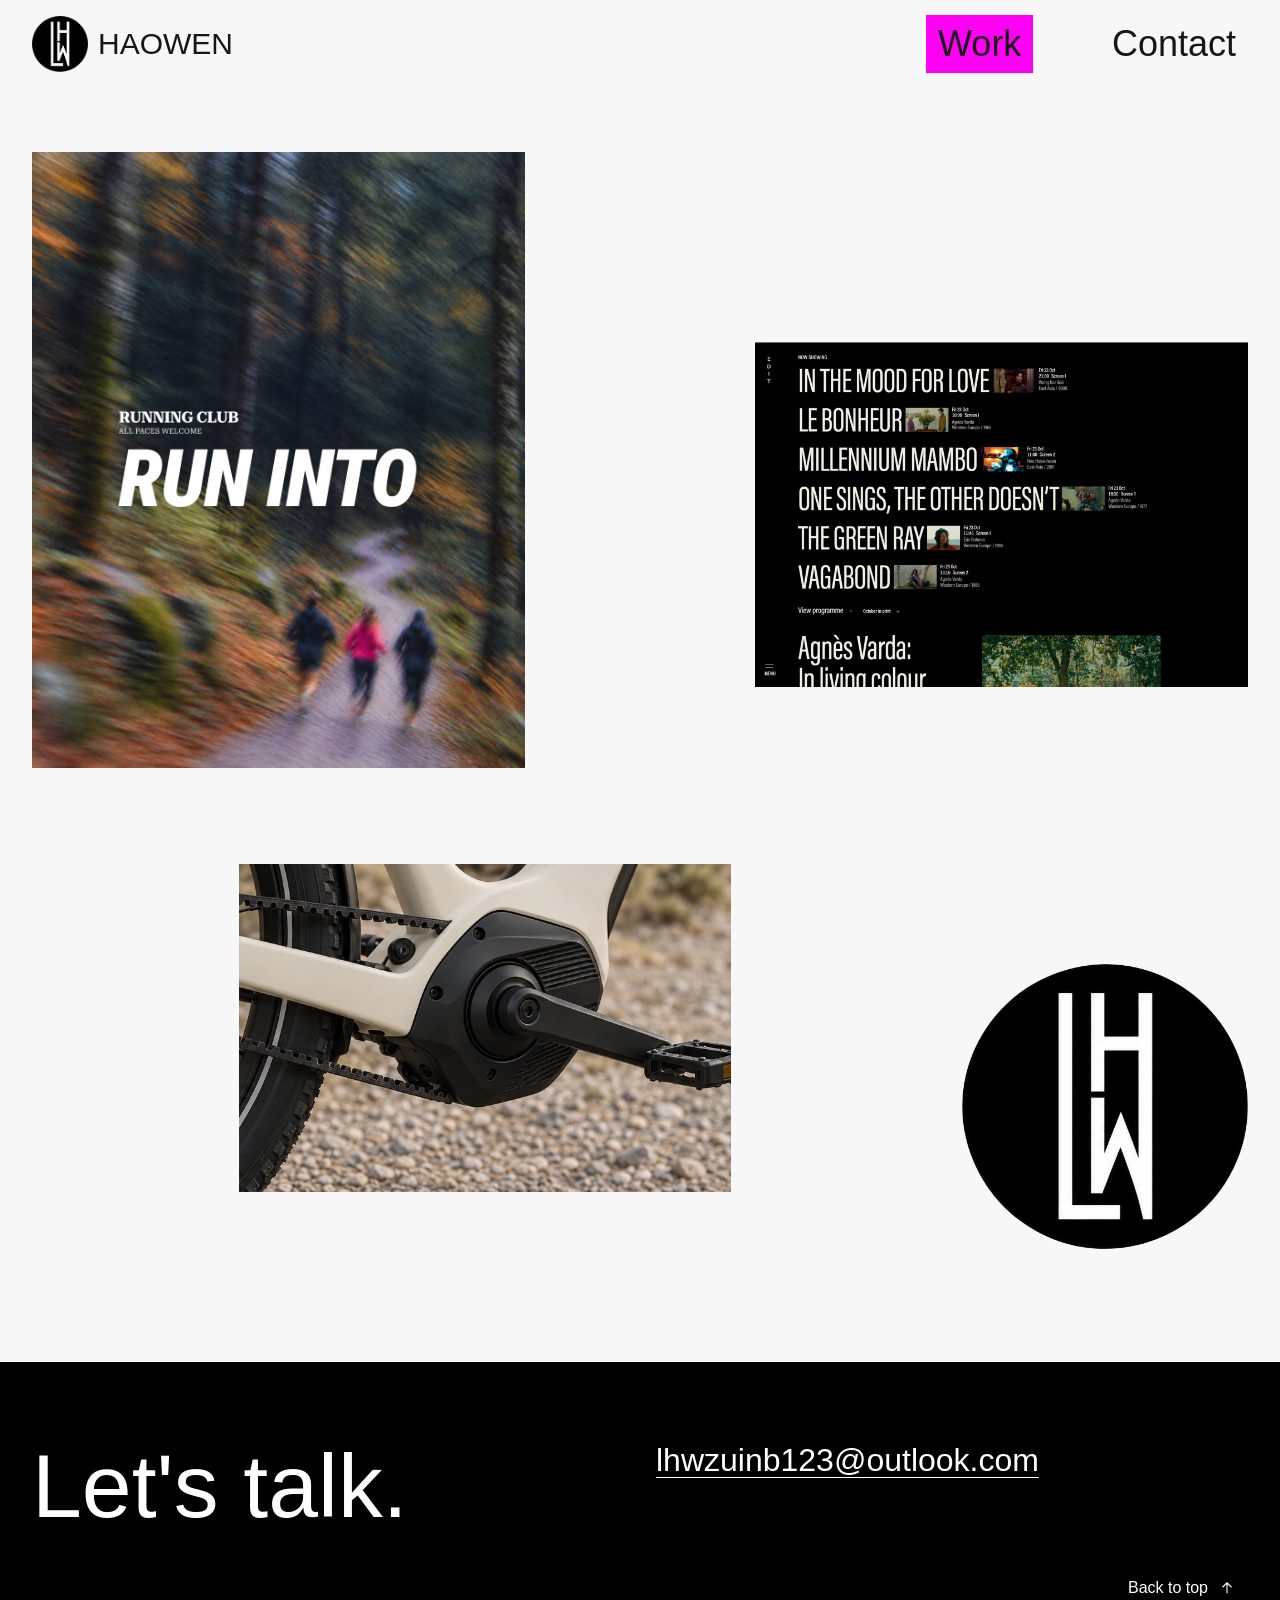
<file: index.html>
<!doctype html>
<html lang="en">
<head>
  <link rel="stylesheet" href="typography.css?v=unica-20261026">
  <meta charset="UTF-8">
  <meta name="viewport" content="width=device-width, initial-scale=1">
  <meta name="description" content="HAOWEN's creative portfolio, featuring the RUN INTO running club identity and EDIT. independent cinema website design.">
  <meta name="theme-color" content="#f7f4ec">
  <title>HAOWEN — Creative Portfolio</title>
  <link rel="icon" href="assets/logos/lhw/favicon.png?v=lhw-original" type="image/png">
  <link rel="stylesheet" href="styles.css?v=unica-20261026">
  <link rel="stylesheet" href="gallery.css?v=gallery-drift-20261026">
  <script src="content.js?v=identity-static-20261026" defer></script>
  <script src="app.js?v=identity-20261026" defer></script>
  <link rel="stylesheet" href="experience.css?v=website-cyan-20261026">

</head>
<body>
  <a class="skip-link" href="#main">Skip to content</a>
  <header class="site-header">
    <a class="wordmark" href="#home" aria-label="HAOWEN, home"><img class="brand-mark" src="assets/logos/lhw/lhw-original.png" alt="" width="56" height="56"><span class="brand-name">HAOWEN</span></a>
    <nav class="desktop-nav" aria-label="Main navigation">
      <a href="#work" data-nav="work"><span>Work</span></a>
      <a href="#contact" data-nav="contact"><span>Contact</span></a>
    </nav>
    <button class="menu-toggle" type="button" aria-label="Open menu" aria-expanded="false" aria-controls="mobile-menu"><svg viewBox="0 0 28 28" aria-hidden="true"><path class="menu-line first" d="M3 8H25"/><path class="menu-line second" d="M3 20H25"/></svg></button>
  </header>
  <nav id="mobile-menu" class="mobile-menu" aria-label="Mobile navigation" hidden>
    <div class="mobile-links"><a href="#home">Home</a><a href="#work">Work</a><a href="#contact">Contact</a></div>
    <div class="menu-bottom"><span>Creative portfolio</span><span>English</span></div>
  </nav>
  <main id="main" tabindex="-1"></main>
  <noscript><p class="noscript">Please enable JavaScript to browse the project pages.</p></noscript>
</body>
</html>
</file>
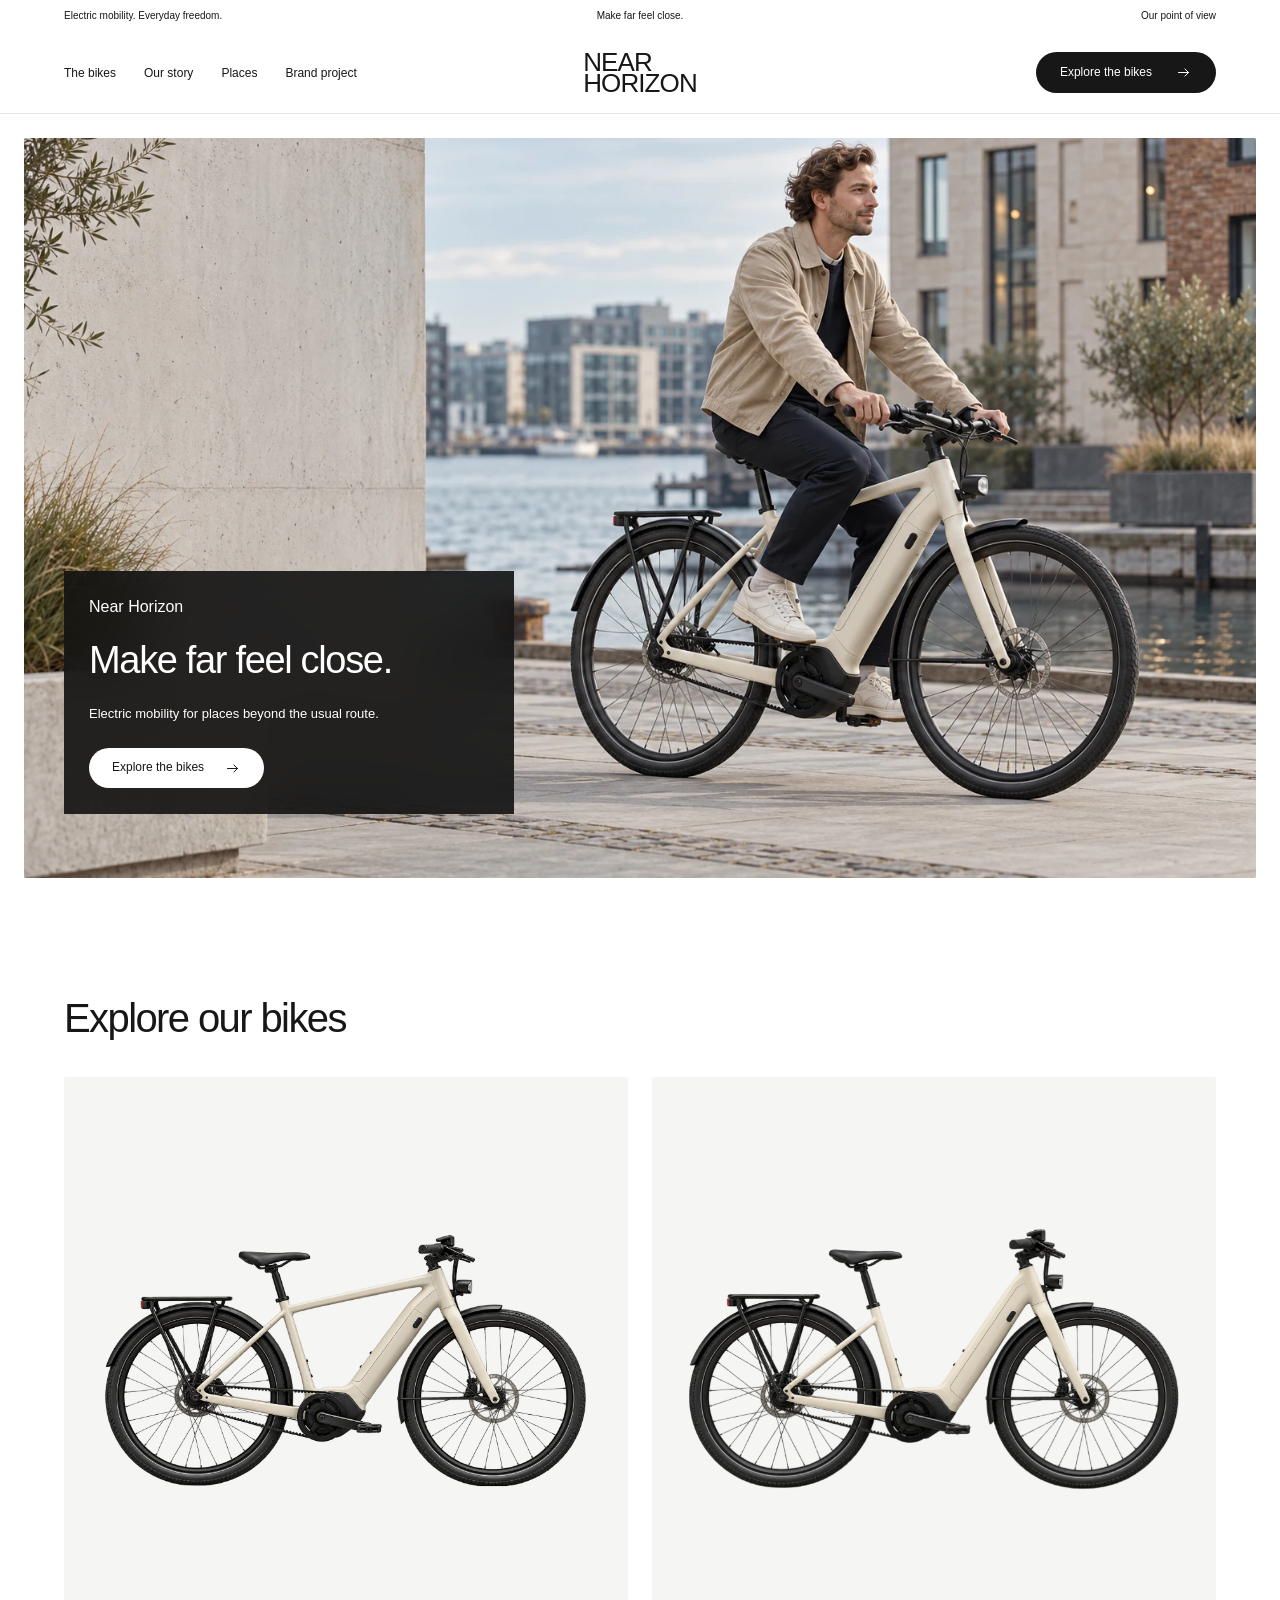
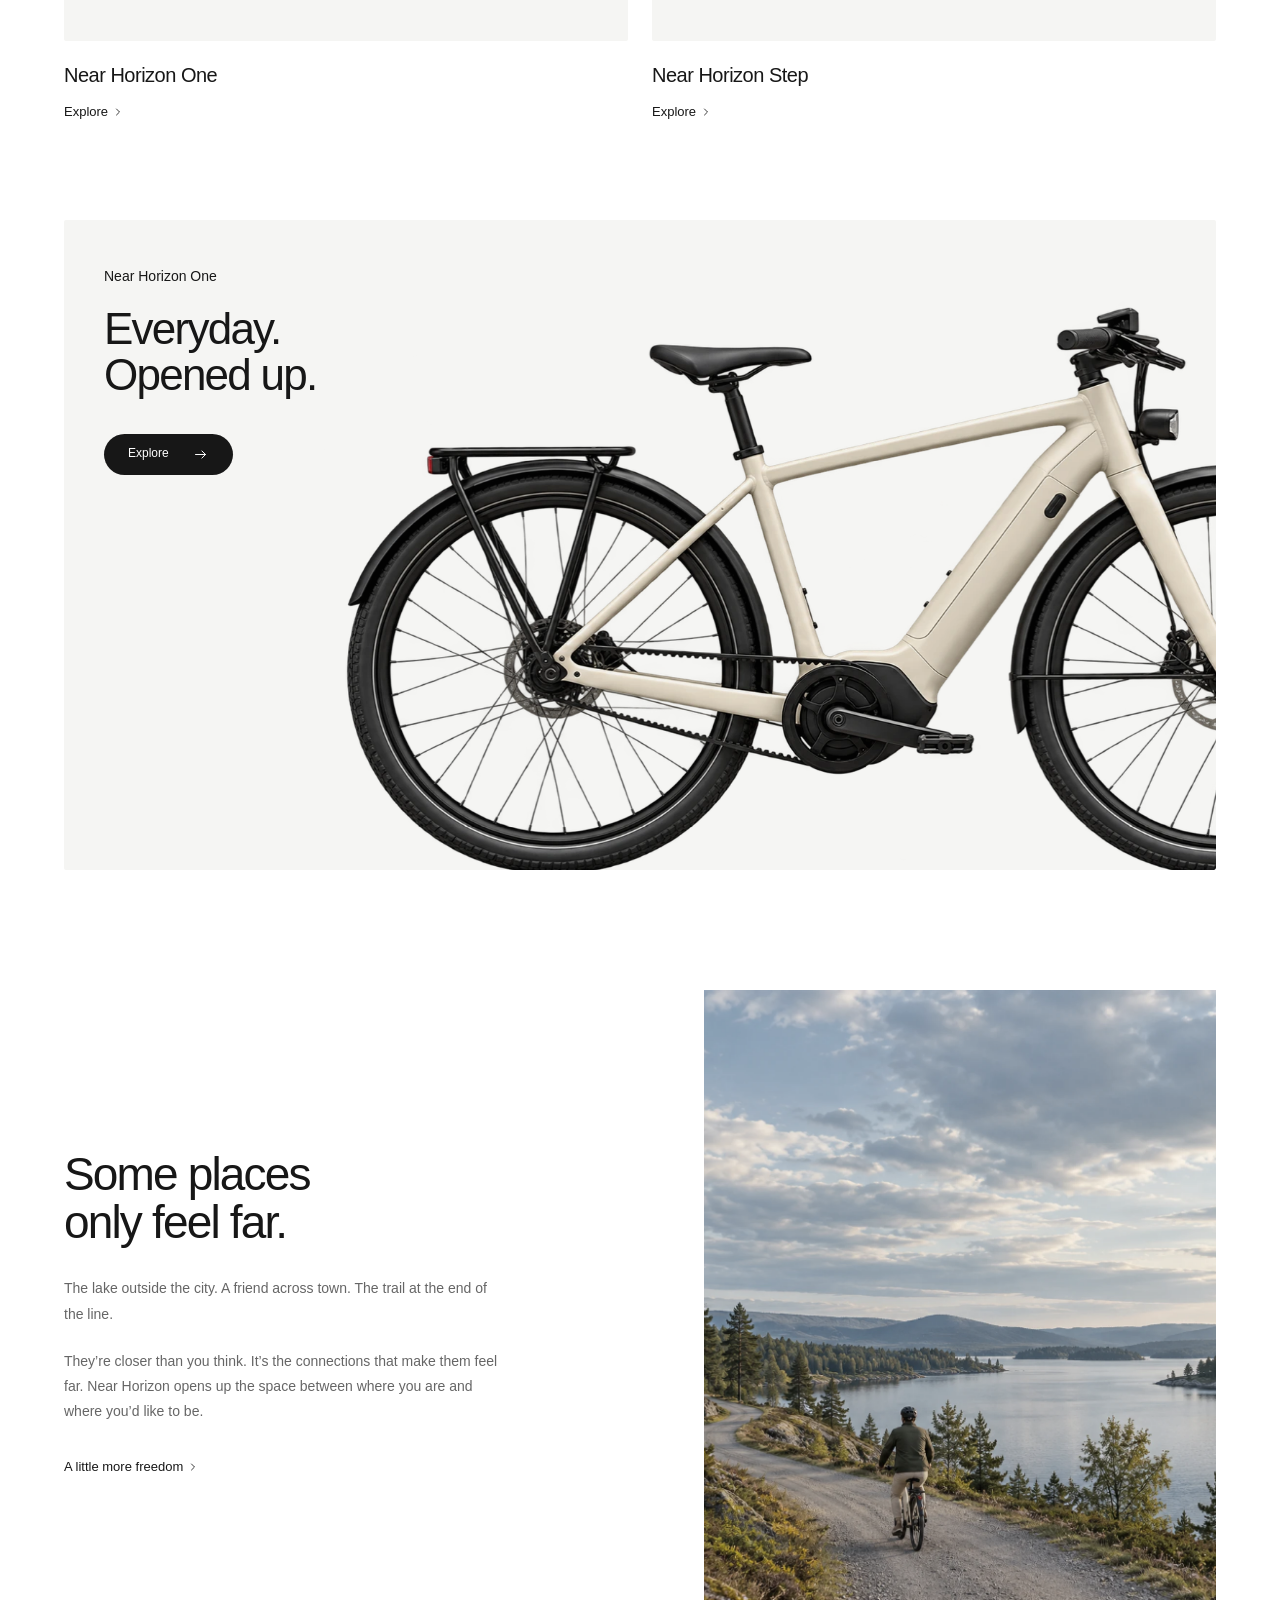
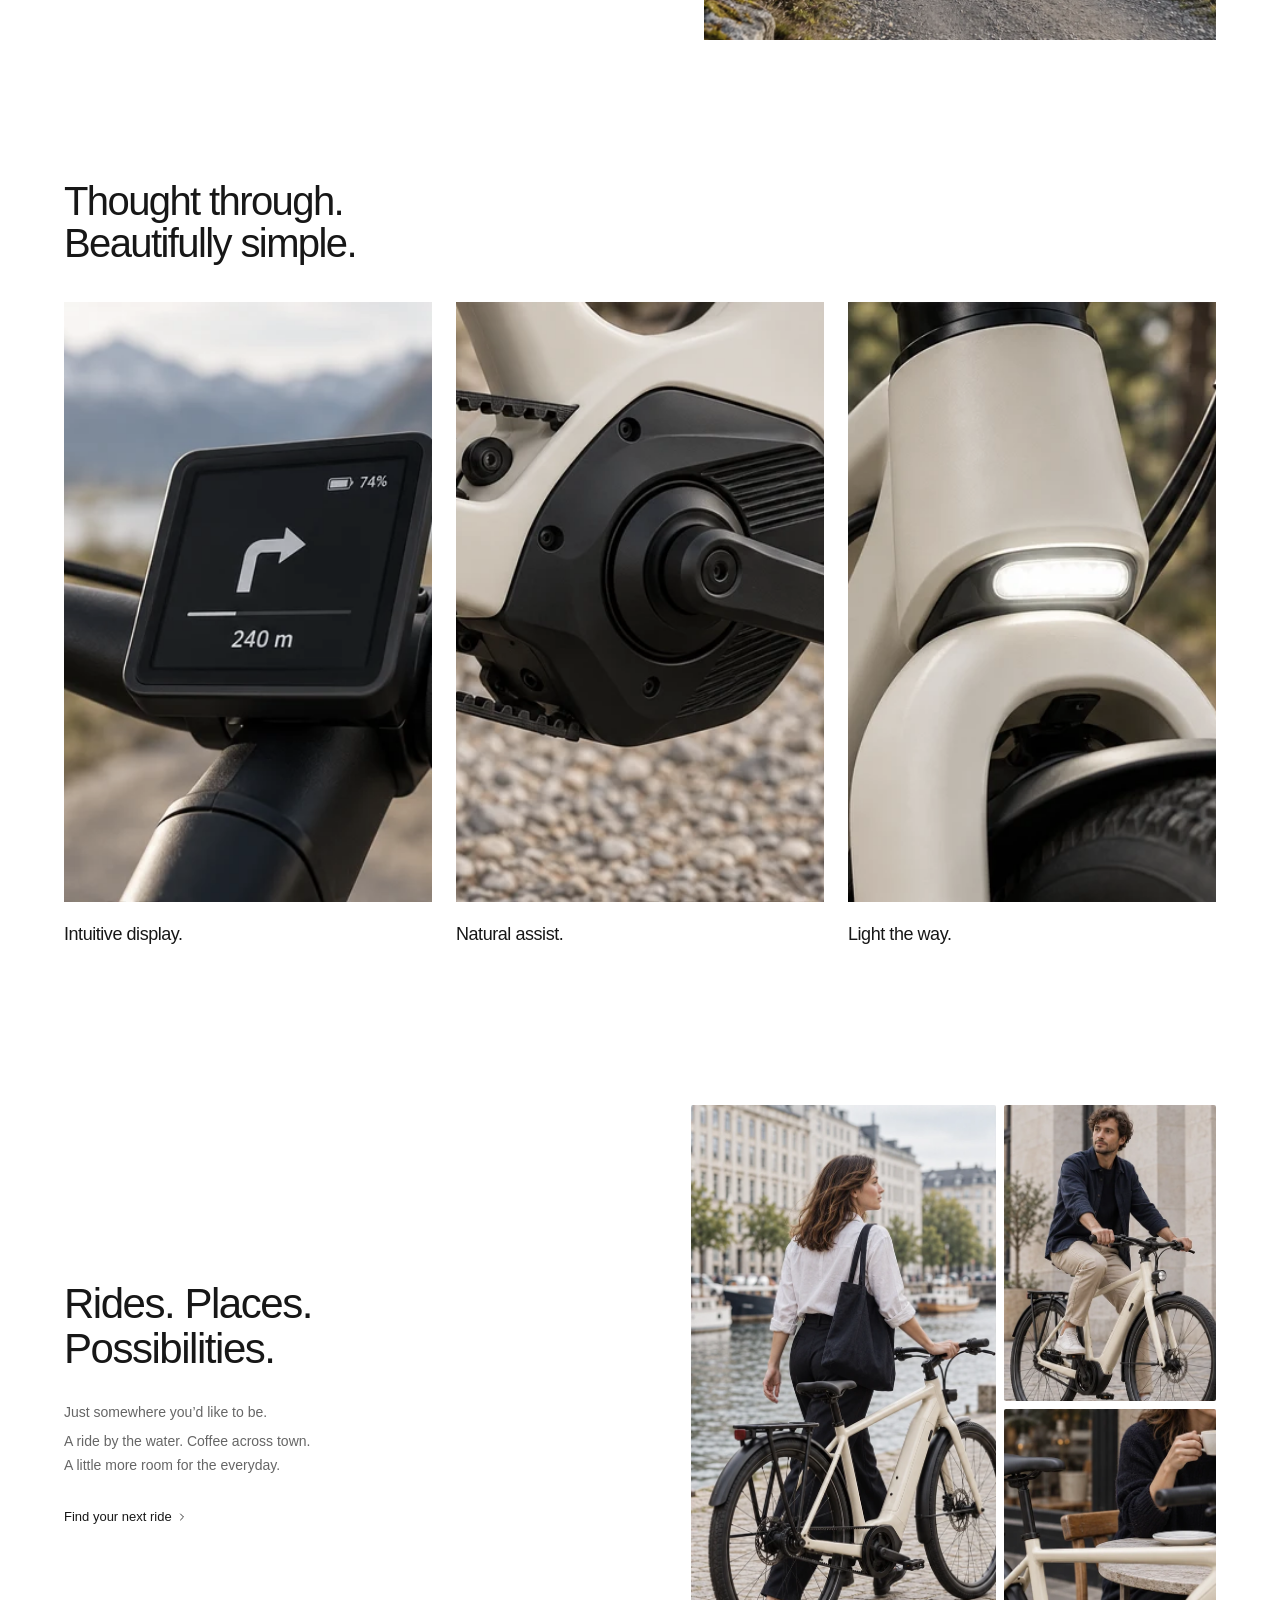
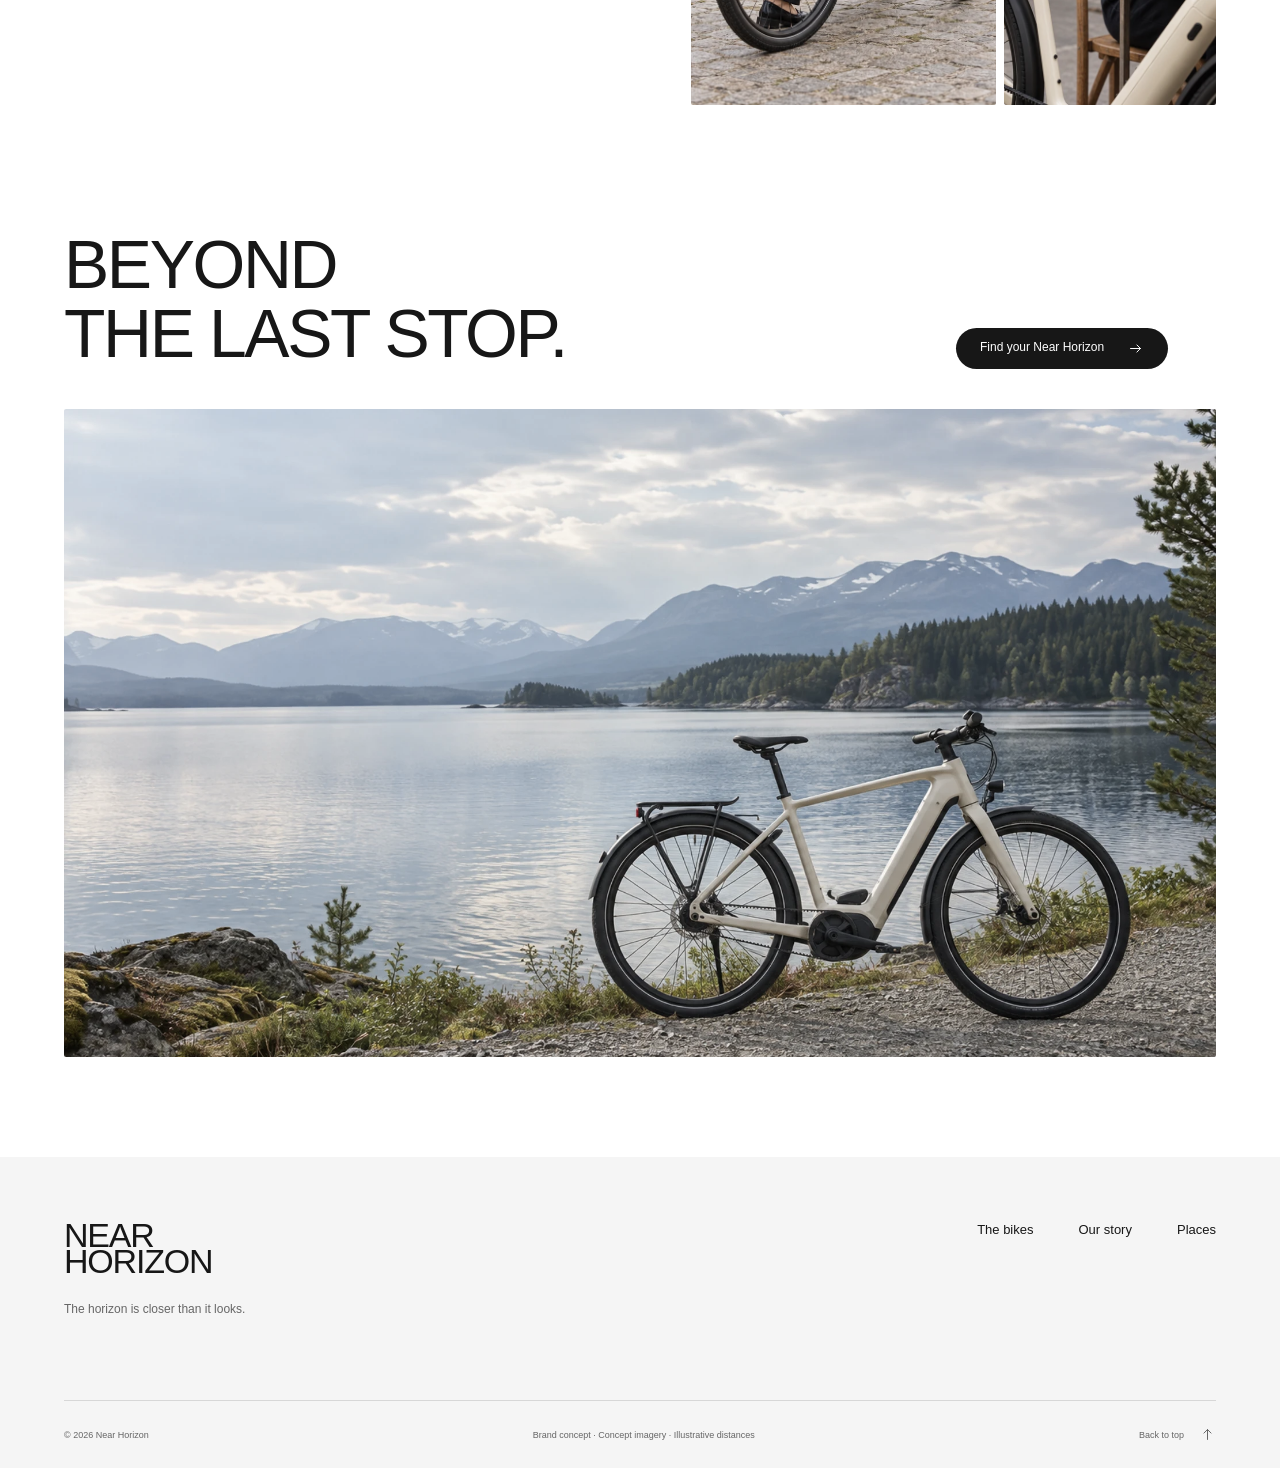
<file: ebike/index.html>
<!doctype html>
<html lang="en">
<head>
  <link rel="stylesheet" href="../typography.css?v=unica-20261026">
  <meta charset="utf-8">
  <meta name="viewport" content="width=device-width, initial-scale=1">
  <meta name="theme-color" content="#ffffff">
  <title>Near Horizon — Make far feel close.</title>
  <meta name="description" content="Electric mobility for places beyond the usual route. Meet Near Horizon One and Step.">
  <link rel="icon" type="image/svg+xml" href="public/icon.svg">
  <link rel="stylesheet" href="index.css?v=unica-20261026">
<link rel="stylesheet" href="../experience.css?v=identity-static-20261026"></head>
<body>
  <a class="skip-link" href="#main">Skip to content</a>
  <div class="utility-bar"><span>Electric mobility. Everyday freedom.</span><span>Make far feel close.</span><a href="#our-story">Our point of view</a></div>
  <header class="site-header">
    <nav class="main-nav" aria-label="Main navigation"><a href="products.html">The bikes</a><a href="#our-story">Our story</a><a href="#places">Places</a><a href="project.html">Brand project</a></nav>
    <a class="brand" href="#" aria-label="Near Horizon home">NEAR<br>HORIZON</a>
    <a class="pill" href="products.html">Explore the bikes <svg class="icon" aria-hidden="true"><use href="#arrow-right"/></svg></a>
  </header>
  <main id="main" tabindex="-1">
    <section class="hero" aria-labelledby="hero-title">
      <img class="hero-image" src="public/images/city-hero-v3.webp" alt="An everyday rider on a Near Horizon e-bike along a quiet Scandinavian harbour street" width="1536" height="1024" fetchpriority="high">
      <div class="hero-copy"><p>Near Horizon</p><h1 id="hero-title">Make far feel close.</h1><p>Electric mobility for places beyond the usual route.</p><a class="pill light" href="products.html">Explore the bikes <svg class="icon" aria-hidden="true"><use href="#arrow-right"/></svg></a></div>
    </section>

    <section class="bikes section" id="bikes" aria-labelledby="bikes-title">
      <h2 id="bikes-title">Explore our bikes</h2>
      <div class="bike-grid">
        <article class="bike-card"><div class="bike-image"><img src="public/images/bike-one-cutout-v3.webp" alt="Near Horizon One, ivory diamond-frame electric bicycle" width="1500" height="747" loading="lazy"></div><h3>Near Horizon One</h3><a class="explore" href="products.html#one">Explore <svg class="chevron" aria-hidden="true"><use href="#chevron"/></svg></a></article>
        <article class="bike-card"><div class="bike-image"><img src="public/images/bike-step-cutout-v3.webp" alt="Near Horizon Step, ivory step-through electric bicycle" width="1500" height="768" loading="lazy"></div><h3>Near Horizon Step</h3><a class="explore" href="products.html#step">Explore <svg class="chevron" aria-hidden="true"><use href="#chevron"/></svg></a></article>
      </div>
    </section>

    <section class="product-banner inset" aria-labelledby="product-title"><div class="product-copy"><p>Near Horizon One</p><h2 id="product-title">Everyday.<br>Opened up.</h2><a class="pill" href="products.html#one">Explore <svg class="icon" aria-hidden="true"><use href="#arrow-right"/></svg></a></div><img src="public/images/bike-one-cutout-v3.webp" alt="Clean frame, integrated battery and belt drive on the Near Horizon One" width="1500" height="747" loading="lazy"></section>

    <section class="story section" id="our-story"><div class="story-copy"><h2>Some places<br>only feel far.</h2><p>The lake outside the city. A friend across town. The trail at the end of the line.</p><p>They’re closer than you think. It’s the connections that make them feel far. Near Horizon opens up the space between where you are and where you’d like to be.</p><a class="explore" href="#places">A little more freedom <svg class="chevron" aria-hidden="true"><use href="#chevron"/></svg></a></div><div class="story-image"><img src="public/images/campaign.webp" alt="A relaxed ride along a quiet path beside the water" width="2000" height="1333" loading="lazy"></div></section>

    <section class="details section" id="details"><h2>Thought through.<br>Beautifully simple.</h2><div class="detail-grid"><figure><img src="public/images/display.webp" alt="Compact navigation display on the handlebars" width="800" height="600" loading="lazy"><figcaption>Intuitive display.</figcaption></figure><figure><img src="public/images/drive.webp" alt="Integrated mid-drive motor and belt drive" width="800" height="600" loading="lazy"><figcaption>Natural assist.</figcaption></figure><figure><img src="public/images/light.webp" alt="Lighting integrated into the Near Horizon frame" width="800" height="600" loading="lazy"><figcaption>Light the way.</figcaption></figure></div></section>

    <section class="places section" id="places" aria-labelledby="places-title">
      <div class="places-copy"><h2 id="places-title">Rides. Places.<br>Possibilities.</h2><p>Just somewhere you’d like to be.</p><p>A ride by the water. Coffee across town.<br>A little more room for the everyday.</p><a class="explore" href="products.html">Find your next ride <svg class="chevron" aria-hidden="true"><use href="#chevron"/></svg></a></div>
      <div class="places-mosaic"><img class="places-main" src="public/images/rides-canal-v4.webp" alt="A woman walking her ivory bicycle beside a quiet city canal" width="768" height="1536" loading="lazy"><img class="places-portrait" src="public/images/rides-courtyard-v4.webp" alt="An everyday rider on an ivory bicycle in a pale stone courtyard" width="768" height="768" loading="lazy"><img class="places-detail" src="public/images/rides-coffee-v4.webp" alt="Coffee with a friend beside a parked ivory bicycle" width="768" height="768" loading="lazy"></div>
    </section>

    <section class="campaign inset" id="beyond" aria-labelledby="campaign-title">
      <div class="campaign-intro"><h2 id="campaign-title">BEYOND<br>THE LAST STOP.</h2><div class="campaign-copy"><a class="pill" href="products.html">Find your Near Horizon <svg class="icon" aria-hidden="true"><use href="#arrow-right"/></svg></a></div></div>
      <img src="public/images/hero.webp" alt="An ivory Near Horizon bicycle beside a calm lake and mountain horizon" width="2000" height="1333" loading="lazy">
    </section>
  </main>
  <footer class="site-footer"><div><a class="brand" href="#" aria-label="Near Horizon home">NEAR<br>HORIZON</a><p>The horizon is closer than it looks.</p></div><nav aria-label="Footer navigation"><a href="products.html">The bikes</a><a href="#our-story">Our story</a><a href="#places">Places</a></nav><div class="footer-bottom"><span>© 2026 Near Horizon</span><span>Brand concept · Concept imagery · Illustrative distances</span><a href="#">Back to top <svg class="icon" aria-hidden="true"><use href="#arrow-up"/></svg></a></div></footer>
  <svg class="svg-definitions" xmlns="http://www.w3.org/2000/svg" aria-hidden="true"><defs><symbol id="arrow-right" viewBox="0 0 24 24"><path d="M5 12h14m-5-5 5 5-5 5" fill="none" stroke="currentColor" stroke-width="1.4" stroke-linecap="round" stroke-linejoin="round"/></symbol><symbol id="chevron" viewBox="0 0 12 12"><path d="m4.5 3 3 3-3 3" fill="none" stroke="currentColor" stroke-width=".85" stroke-linecap="round" stroke-linejoin="round"/></symbol><symbol id="arrow-up" viewBox="0 0 24 24"><path d="M12 19V5m-5 5 5-5 5 5" fill="none" stroke="currentColor" stroke-width="1.4" stroke-linecap="round" stroke-linejoin="round"/></symbol></defs></svg>
</body>
</html>
</file>
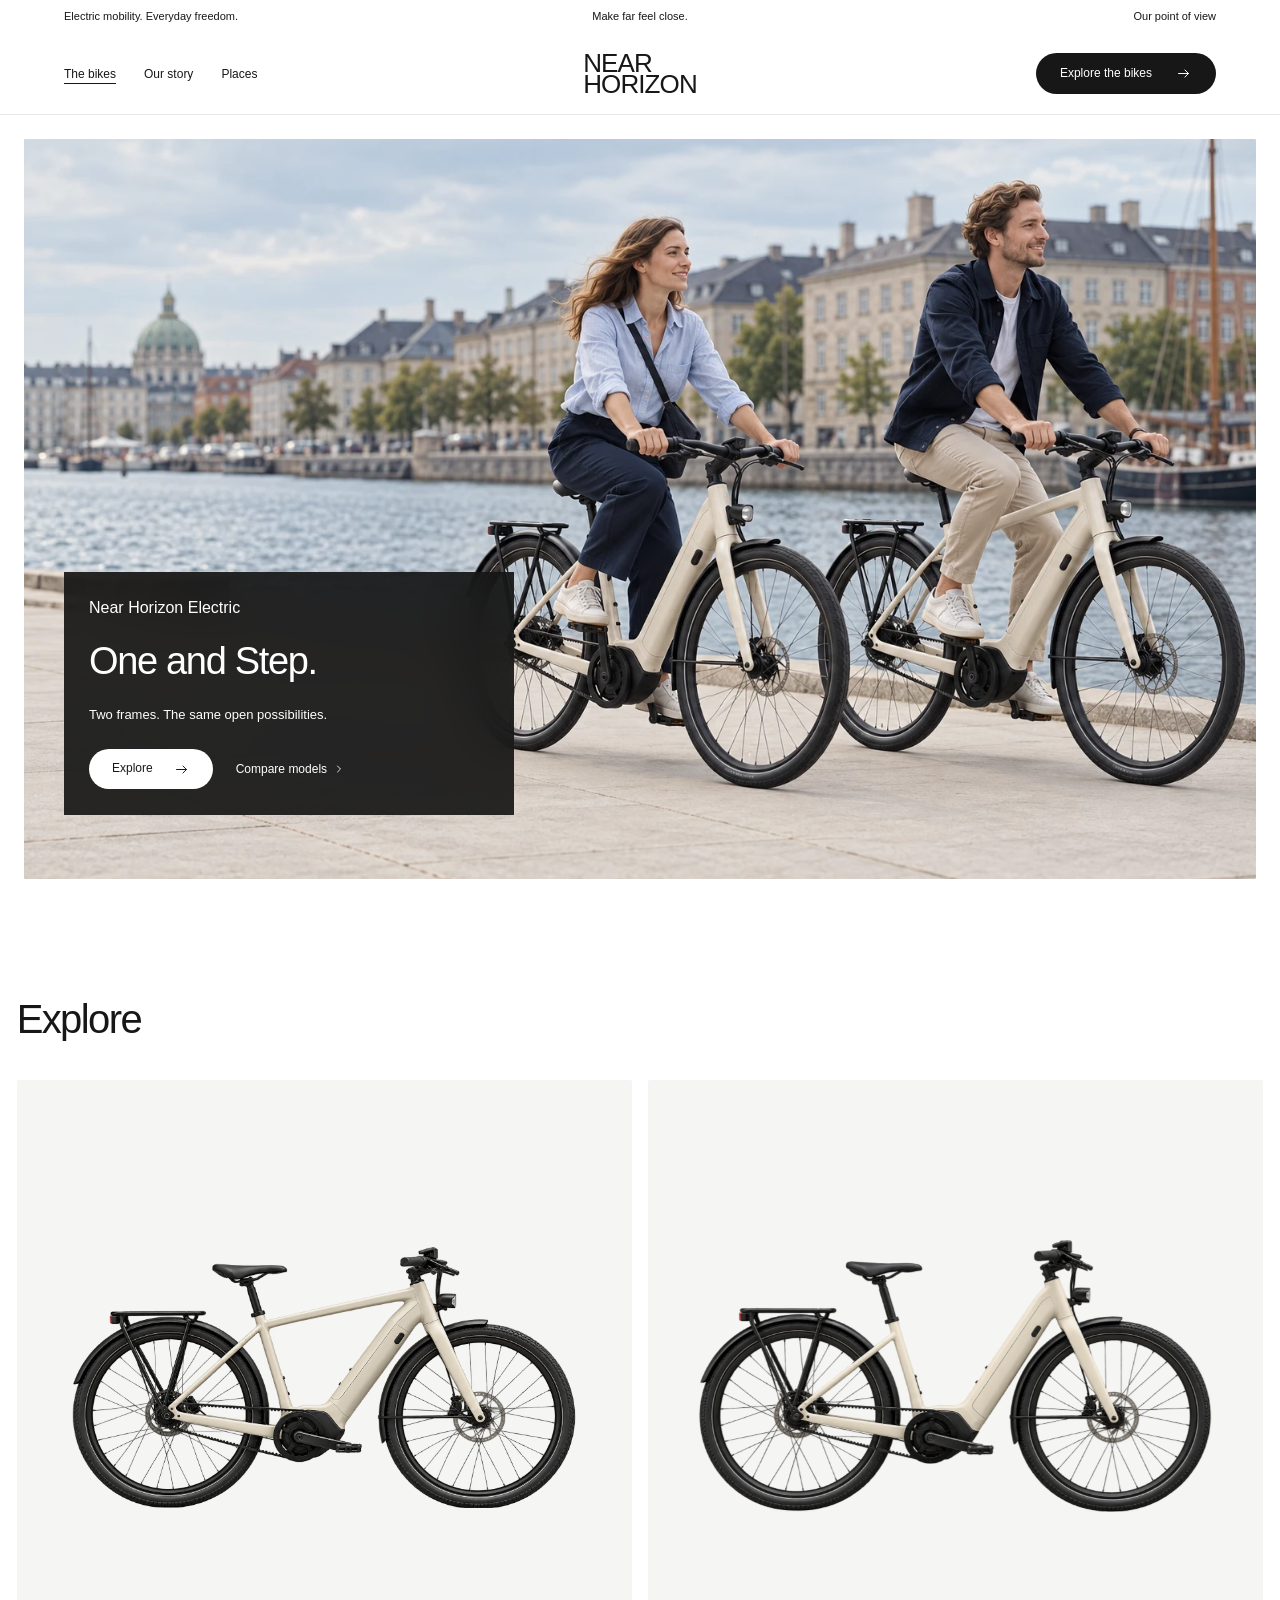
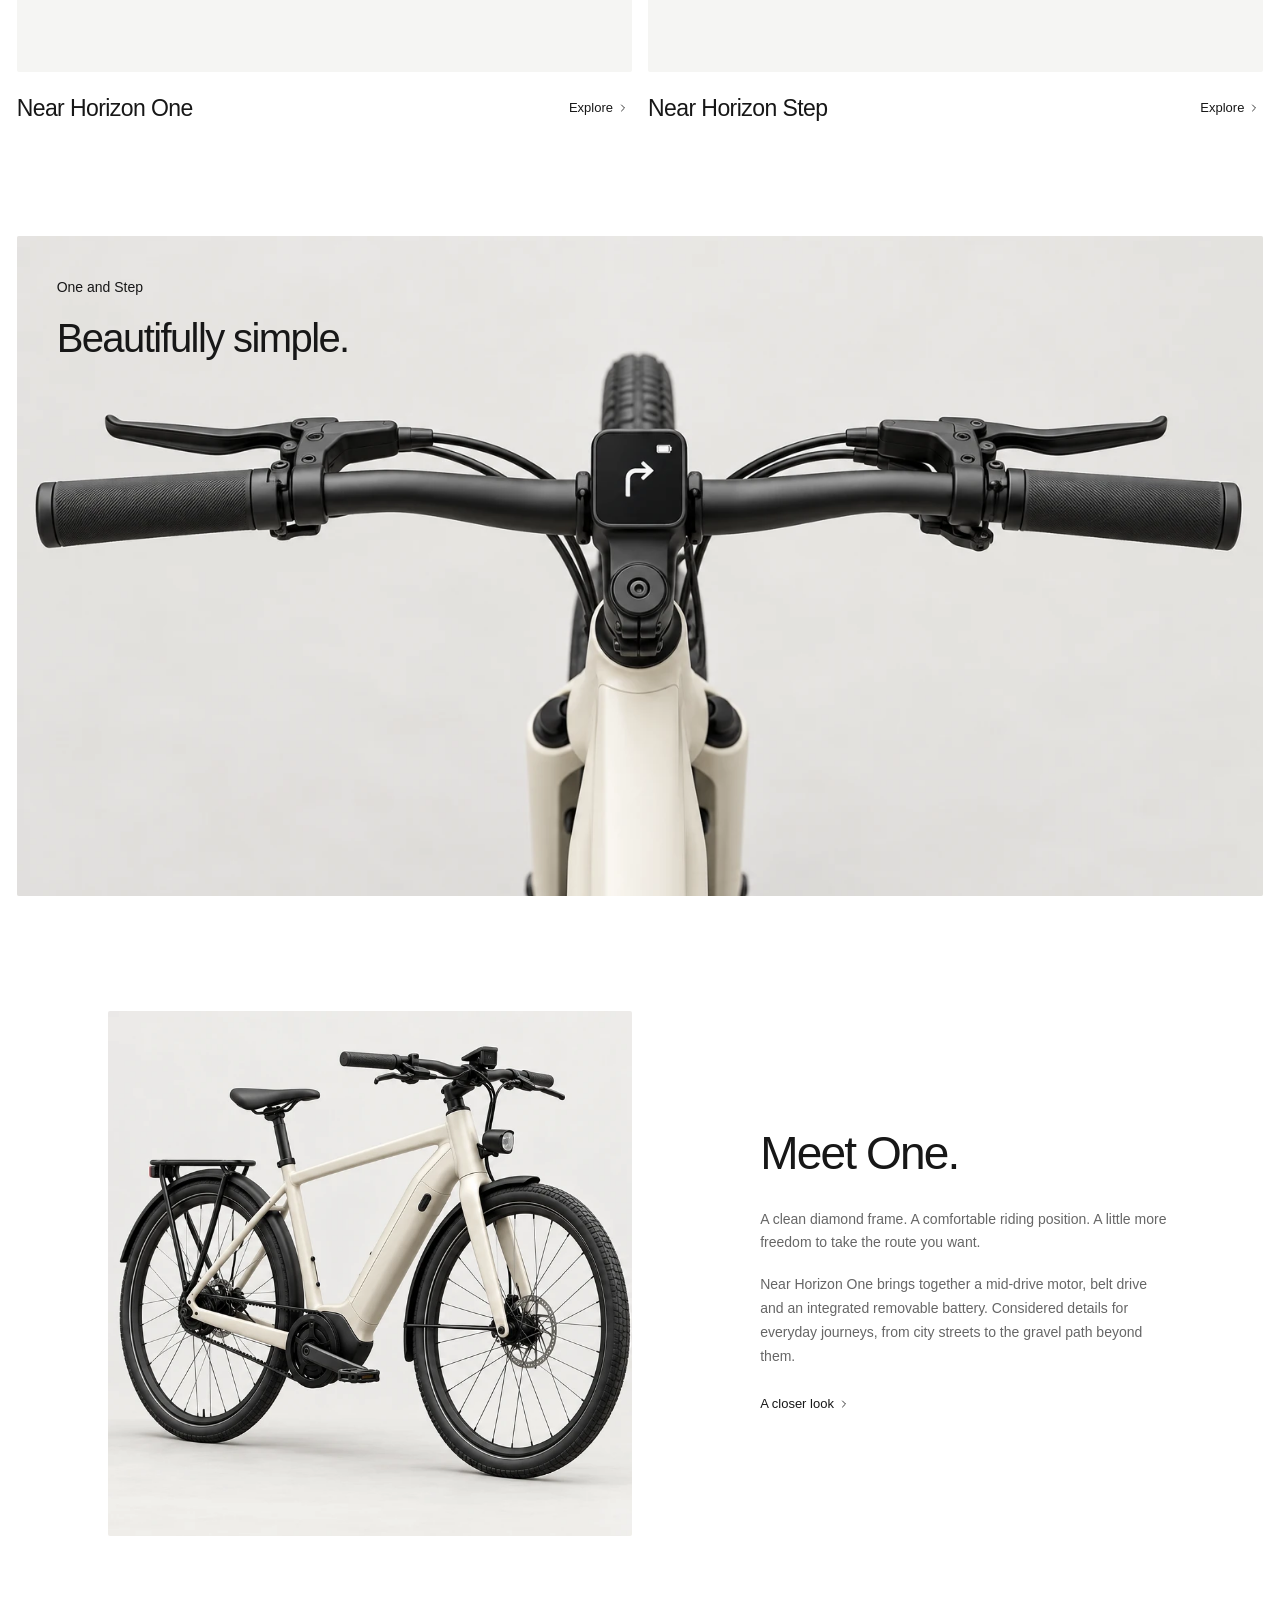
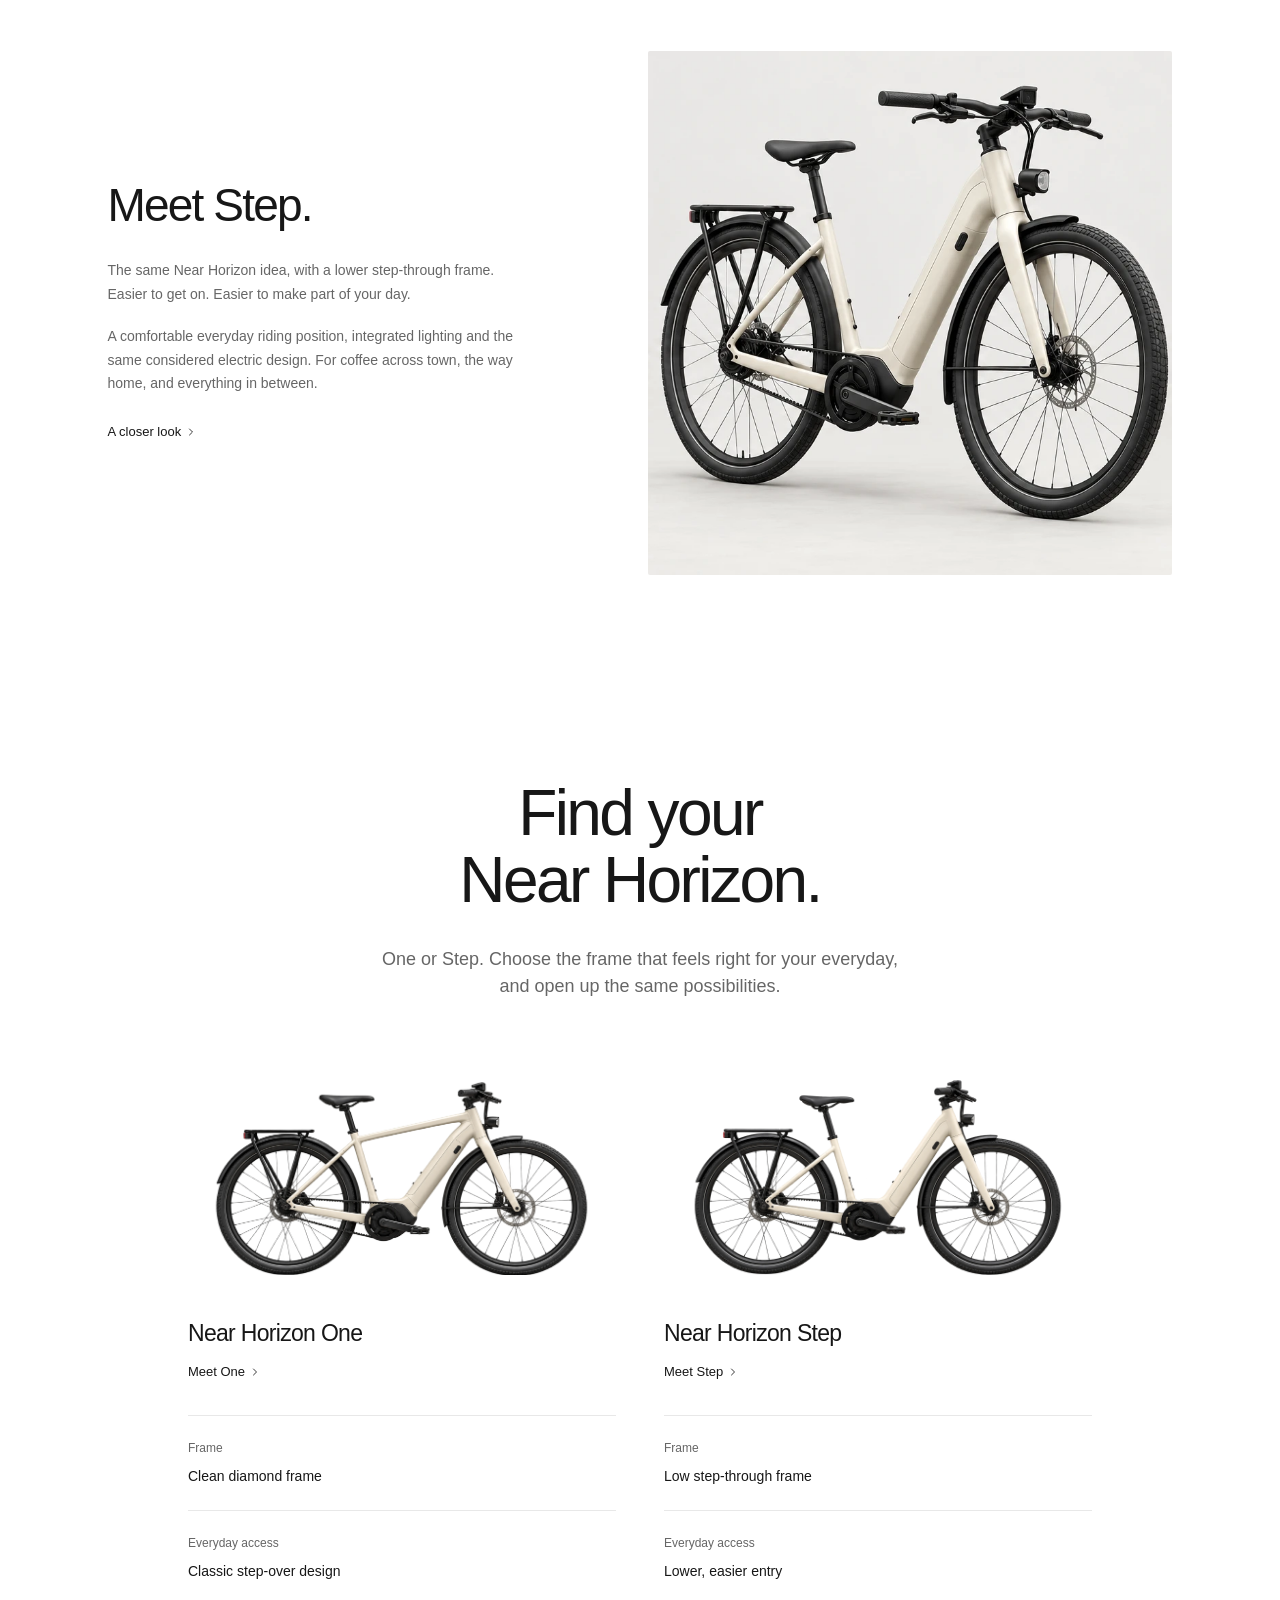
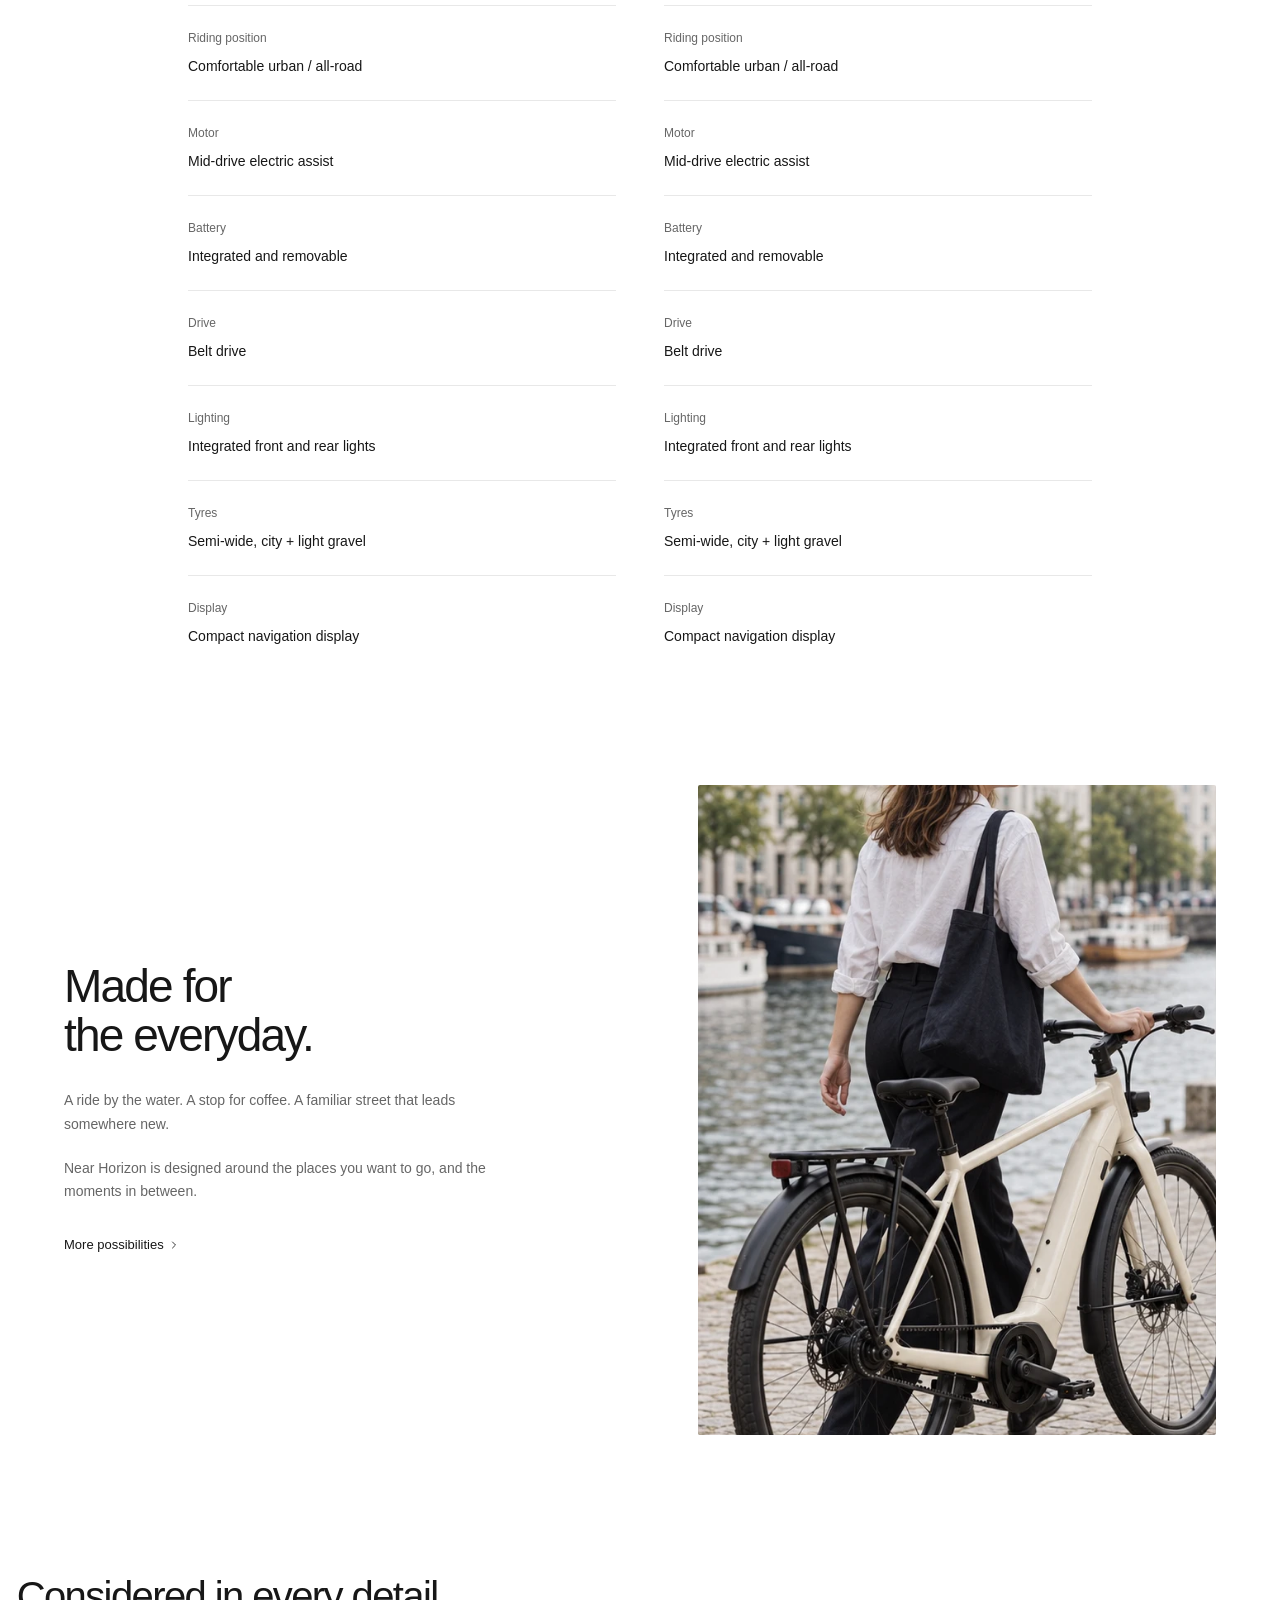
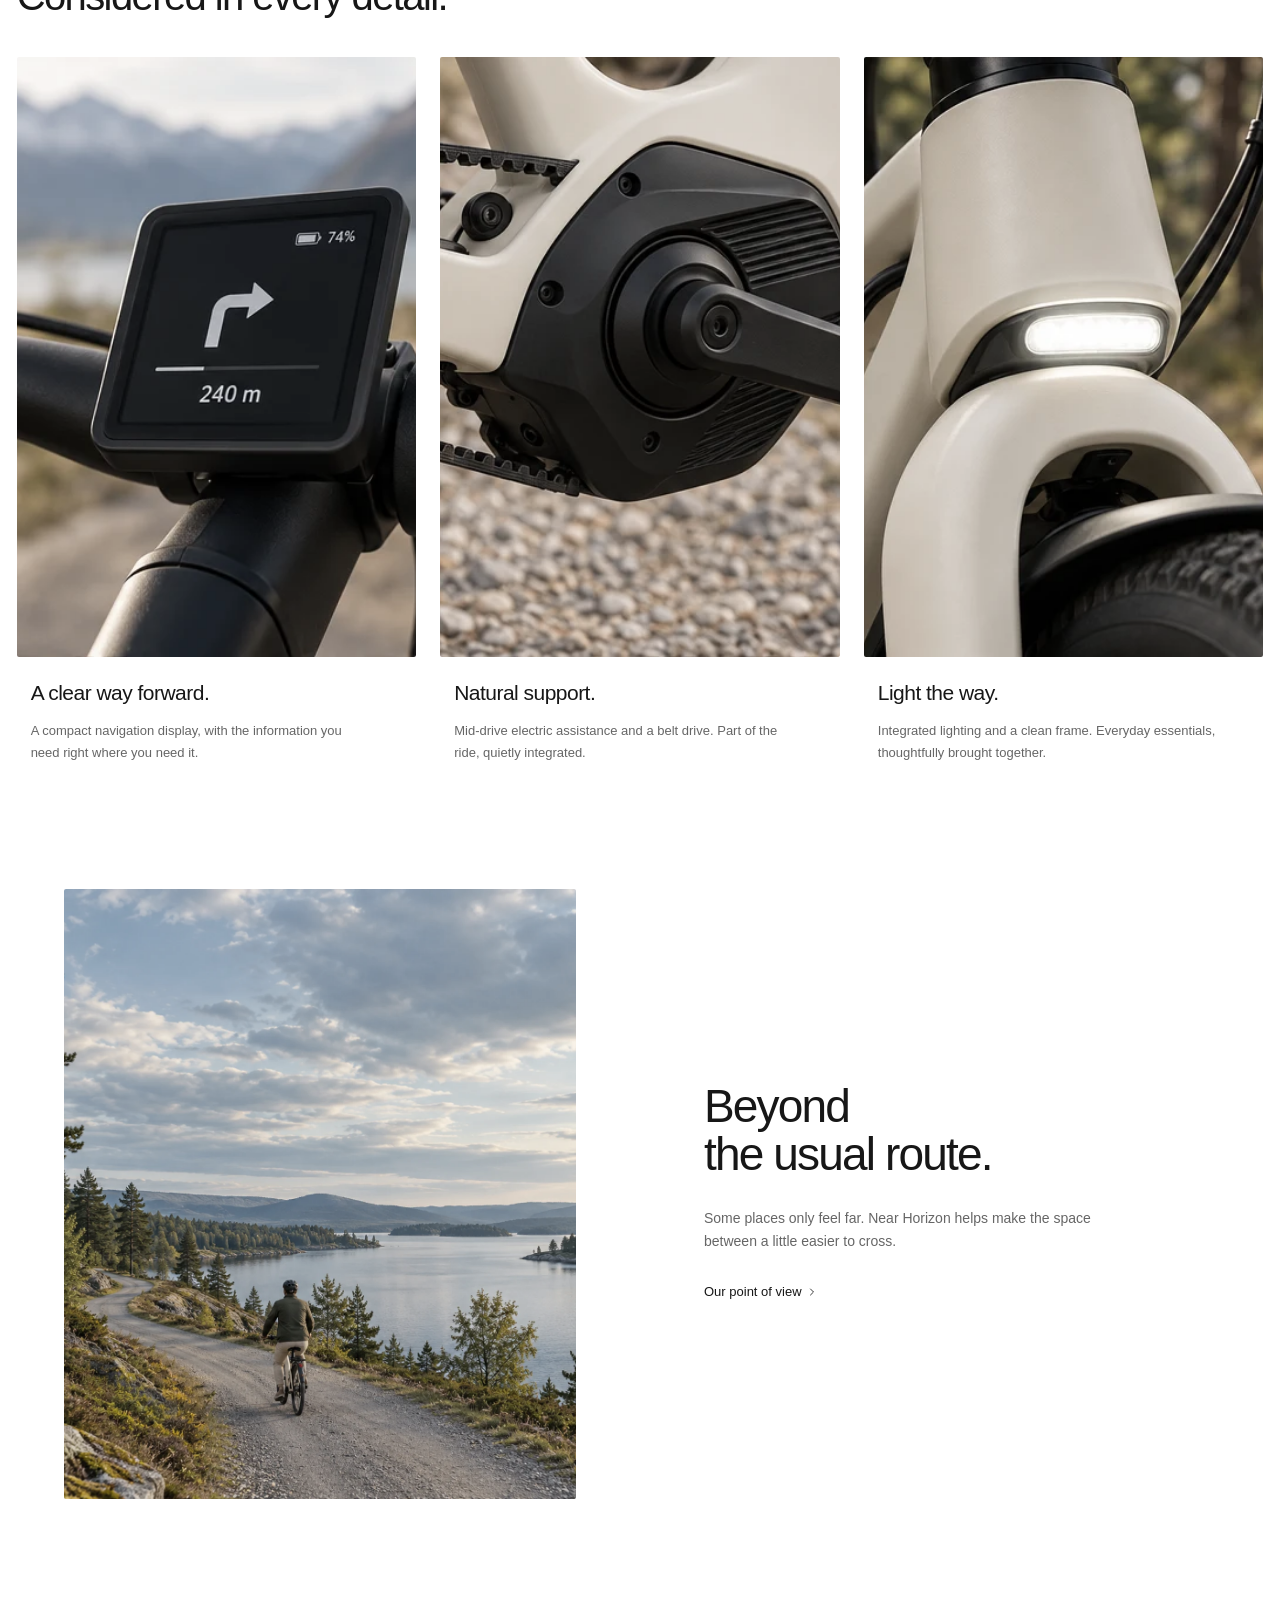
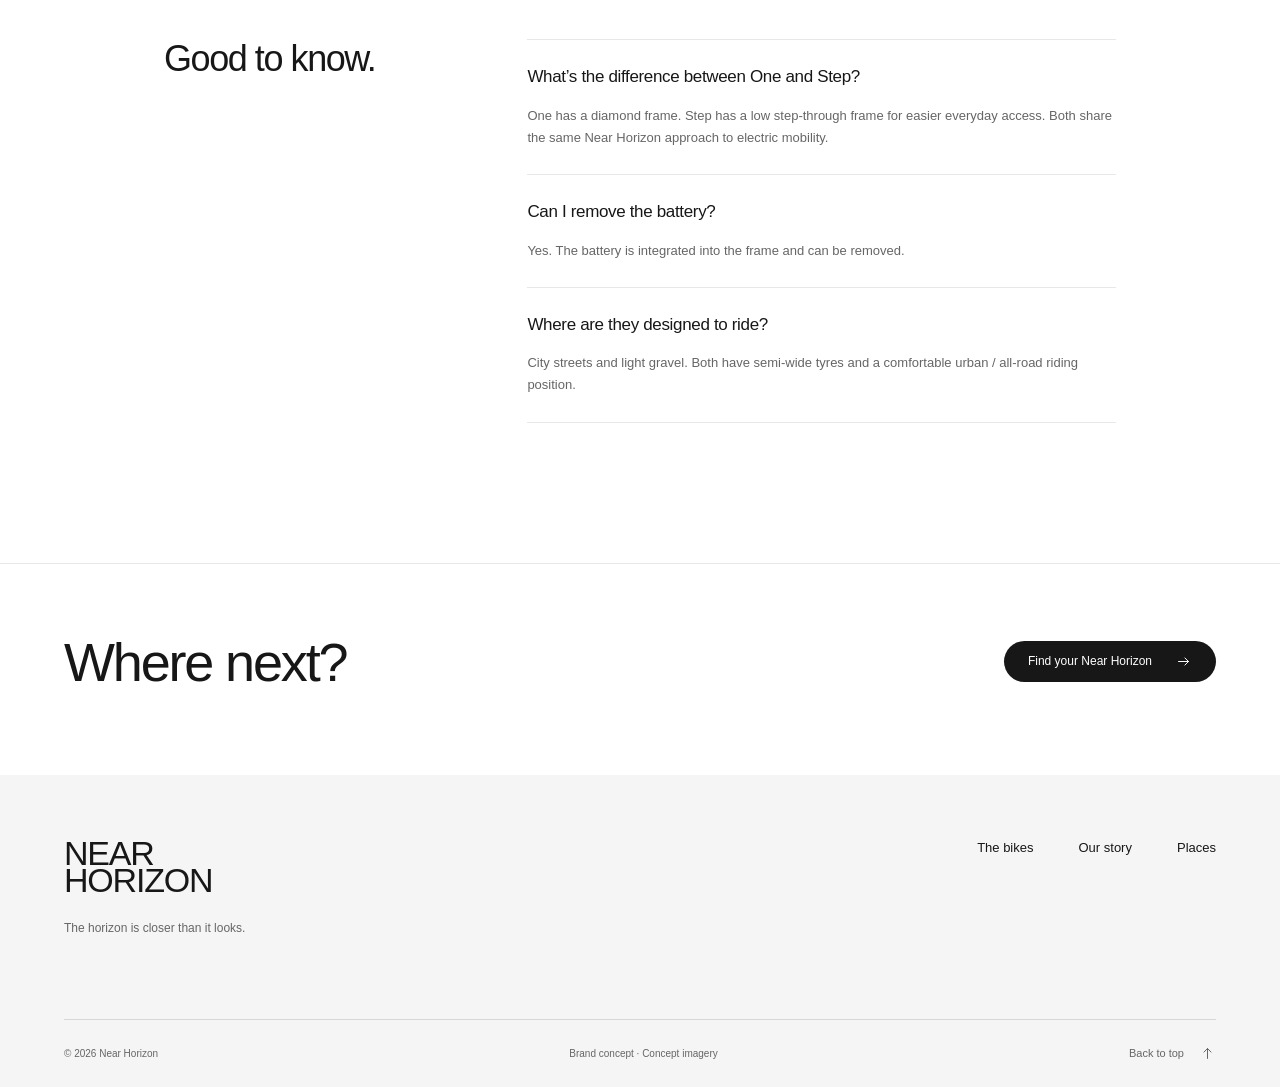
<file: ebike/products.html>
<!doctype html>
<html lang="en">
<head>
  <link rel="stylesheet" href="../typography.css?v=unica-20261026">
  <meta charset="utf-8">
  <meta name="viewport" content="width=device-width, initial-scale=1">
  <meta name="theme-color" content="#ffffff">
  <title>Near Horizon — One &amp; Step</title>
  <meta name="description" content="Meet Near Horizon One and Step. Two electric bikes, one way to make far feel close.">
  <link rel="icon" type="image/svg+xml" href="public/icon.svg">
  <link rel="stylesheet" href="index.css?v=unica-20261026">
  <link rel="stylesheet" href="products.css?v=unica-20261026">
<link rel="stylesheet" href="../experience.css?v=identity-static-20261026"></head>
<body class="product-page" id="top">
  <a class="skip-link" href="#main">Skip to content</a>
  <div class="product-header">
    <div class="utility-bar"><span>Electric mobility. Everyday freedom.</span><span>Make far feel close.</span><a href="index.html#our-story">Our point of view</a></div>
    <header class="site-header">
      <nav class="main-nav" aria-label="Main navigation"><a href="#models" aria-current="page">The bikes</a><a href="index.html#our-story">Our story</a><a href="index.html#places">Places</a></nav>
      <a class="brand" href="index.html" aria-label="Near Horizon home">NEAR<br>HORIZON</a>
      <a class="pill" href="#models">Explore the bikes <svg class="icon" aria-hidden="true"><use href="#arrow-right"/></svg></a>
    </header>
  </div>
  <main id="main" tabindex="-1">
    <section class="hero product-hero" aria-labelledby="collection-title">
      <img class="hero-image" src="public/images/electric-hero-v1.webp" alt="Two friends riding ivory Near Horizon electric bicycles beside a Scandinavian harbour" width="1536" height="1024" fetchpriority="high">
      <div class="hero-copy"><p>Near Horizon Electric</p><h1 id="collection-title">One and Step.</h1><p>Two frames. The same open possibilities.</p><div class="hero-actions"><a class="pill light" href="#models">Explore <svg class="icon" aria-hidden="true"><use href="#arrow-right"/></svg></a><a class="explore" href="#compare">Compare models <svg class="chevron" aria-hidden="true"><use href="#chevron"/></svg></a></div></div>
    </section>

    <section class="collection-models" id="models" aria-labelledby="models-title">
      <h2 id="models-title">Explore</h2>
      <div class="collection-grid">
        <article class="collection-card"><a class="collection-card-image" href="#one" aria-label="Meet Near Horizon One"><img src="public/images/bike-one-cutout-v3.webp" alt="Near Horizon One in ivory, diamond frame" width="1600" height="797" loading="lazy"></a><div class="collection-card-caption"><h3>Near Horizon One</h3><a class="explore" href="#one">Explore <svg class="chevron" aria-hidden="true"><use href="#chevron"/></svg></a></div></article>
        <article class="collection-card"><a class="collection-card-image" href="#step" aria-label="Meet Near Horizon Step"><img src="public/images/bike-step-cutout-v3.webp" alt="Near Horizon Step in ivory, low step-through frame" width="1600" height="819" loading="lazy"></a><div class="collection-card-caption"><h3>Near Horizon Step</h3><a class="explore" href="#step">Explore <svg class="chevron" aria-hidden="true"><use href="#chevron"/></svg></a></div></article>
      </div>
    </section>

    <section class="design-poster" aria-labelledby="design-title"><div class="design-poster-copy"><p>One and Step</p><h2 id="design-title">Beautifully simple.</h2></div><img src="public/images/electric-cockpit-v1.webp" alt="Black handlebar and compact navigation display on an ivory Near Horizon bicycle" width="1536" height="1024" loading="lazy"></section>

    <section class="model-story" id="one" aria-labelledby="one-title">
      <div class="model-studio"><img src="public/images/electric-one-angle-v1.webp" alt="Near Horizon One seen from a front three-quarter angle" width="768" height="1024" loading="lazy"></div>
      <div class="model-story-copy"><h2 id="one-title">Meet One.</h2><p>A clean diamond frame. A comfortable riding position. A little more freedom to take the route you want.</p><p>Near Horizon One brings together a mid-drive motor, belt drive and an integrated removable battery. Considered details for everyday journeys, from city streets to the gravel path beyond them.</p><a class="explore" href="#compare">A closer look <svg class="chevron" aria-hidden="true"><use href="#chevron"/></svg></a></div>
    </section>

    <section class="model-story model-story-reverse" id="step" aria-labelledby="step-title">
      <div class="model-studio"><img src="public/images/electric-step-angle-v1.webp" alt="Near Horizon Step seen from a front three-quarter angle, showing its low access frame" width="768" height="1024" loading="lazy"></div>
      <div class="model-story-copy"><h2 id="step-title">Meet Step.</h2><p>The same Near Horizon idea, with a lower step-through frame. Easier to get on. Easier to make part of your day.</p><p>A comfortable everyday riding position, integrated lighting and the same considered electric design. For coffee across town, the way home, and everything in between.</p><a class="explore" href="#compare">A closer look <svg class="chevron" aria-hidden="true"><use href="#chevron"/></svg></a></div>
    </section>

    <section class="model-compare" id="compare" aria-labelledby="compare-title">
      <div class="compare-heading"><h2 id="compare-title">Find your<br>Near Horizon.</h2><p>One or Step. Choose the frame that feels right for your everyday, and open up the same possibilities.</p></div>
      <table class="compare-table"><caption class="visually-hidden">Near Horizon One and Step design comparison</caption><thead><tr>
        <th scope="col"><img src="public/images/bike-one-cutout-v3.webp" alt="" width="1600" height="797" loading="lazy"><span class="compare-name">Near Horizon One</span><a class="explore" href="#one">Meet One <svg class="chevron" aria-hidden="true"><use href="#chevron"/></svg></a></th>
        <th scope="col"><img src="public/images/bike-step-cutout-v3.webp" alt="" width="1600" height="819" loading="lazy"><span class="compare-name">Near Horizon Step</span><a class="explore" href="#step">Meet Step <svg class="chevron" aria-hidden="true"><use href="#chevron"/></svg></a></th>
      </tr></thead><tbody>
        <tr><td><span class="compare-label">Frame</span>Clean diamond frame</td><td><span class="compare-label">Frame</span>Low step-through frame</td></tr>
        <tr><td><span class="compare-label">Everyday access</span>Classic step-over design</td><td><span class="compare-label">Everyday access</span>Lower, easier entry</td></tr>
        <tr><td><span class="compare-label">Riding position</span>Comfortable urban / all-road</td><td><span class="compare-label">Riding position</span>Comfortable urban / all-road</td></tr>
        <tr><td><span class="compare-label">Motor</span>Mid-drive electric assist</td><td><span class="compare-label">Motor</span>Mid-drive electric assist</td></tr>
        <tr><td><span class="compare-label">Battery</span>Integrated and removable</td><td><span class="compare-label">Battery</span>Integrated and removable</td></tr>
        <tr><td><span class="compare-label">Drive</span>Belt drive</td><td><span class="compare-label">Drive</span>Belt drive</td></tr>
        <tr><td><span class="compare-label">Lighting</span>Integrated front and rear lights</td><td><span class="compare-label">Lighting</span>Integrated front and rear lights</td></tr>
        <tr><td><span class="compare-label">Tyres</span>Semi-wide, city + light gravel</td><td><span class="compare-label">Tyres</span>Semi-wide, city + light gravel</td></tr>
        <tr><td><span class="compare-label">Display</span>Compact navigation display</td><td><span class="compare-label">Display</span>Compact navigation display</td></tr>
      </tbody></table>
    </section>

    <section class="everyday-story" aria-labelledby="everyday-title"><div class="everyday-copy"><h2 id="everyday-title">Made for<br>the everyday.</h2><p>A ride by the water. A stop for coffee. A familiar street that leads somewhere new.</p><p>Near Horizon is designed around the places you want to go, and the moments in between.</p><a class="explore" href="index.html#places">More possibilities <svg class="chevron" aria-hidden="true"><use href="#chevron"/></svg></a></div><img src="public/images/rides-canal-v4.webp" alt="A woman pausing beside a canal with her Near Horizon bicycle" width="627" height="1254" loading="lazy"></section>

    <section class="product-details" id="details" aria-labelledby="details-title"><h2 id="details-title">Considered in every detail.</h2><div class="product-details-grid">
      <figure><img src="public/images/display.webp" alt="Compact navigation display showing a turn ahead" width="800" height="600" loading="lazy"><figcaption><h3>A clear way forward.</h3><p>A compact navigation display, with the information you need right where you need it.</p></figcaption></figure>
      <figure><img src="public/images/drive.webp" alt="Mid-drive motor integrated into the ivory bicycle frame" width="800" height="600" loading="lazy"><figcaption><h3>Natural support.</h3><p>Mid-drive electric assistance and a belt drive. Part of the ride, quietly integrated.</p></figcaption></figure>
      <figure><img src="public/images/light.webp" alt="Integrated front light beneath the handlebar stem" width="800" height="600" loading="lazy"><figcaption><h3>Light the way.</h3><p>Integrated lighting and a clean frame. Everyday essentials, thoughtfully brought together.</p></figcaption></figure>
    </div></section>

    <section class="product-outlook" aria-labelledby="outlook-title"><img src="public/images/campaign.webp" alt="An everyday rider following a path beside a quiet lake" width="2000" height="1333" loading="lazy"><div><h2 id="outlook-title">Beyond<br>the usual route.</h2><p>Some places only feel far. Near Horizon helps make the space between a little easier to cross.</p><a class="explore" href="index.html#our-story">Our point of view <svg class="chevron" aria-hidden="true"><use href="#chevron"/></svg></a></div></section>

    <section class="product-questions" aria-labelledby="questions-title"><h2 id="questions-title">Good to know.</h2><div>
      <article><h3>What’s the difference between One and Step?</h3><p>One has a diamond frame. Step has a low step-through frame for easier everyday access. Both share the same Near Horizon approach to electric mobility.</p></article>
      <article><h3>Can I remove the battery?</h3><p>Yes. The battery is integrated into the frame and can be removed.</p></article>
      <article><h3>Where are they designed to ride?</h3><p>City streets and light gravel. Both have semi-wide tyres and a comfortable urban / all-road riding position.</p></article>
    </div></section>
    <div class="product-closing"><h2>Where next?</h2><a class="pill" href="#models">Find your Near Horizon <svg class="icon" aria-hidden="true"><use href="#arrow-right"/></svg></a></div>
  </main>
  <footer class="site-footer"><div><a class="brand" href="index.html" aria-label="Near Horizon home">NEAR<br>HORIZON</a><p>The horizon is closer than it looks.</p></div><nav aria-label="Footer navigation"><a href="#models">The bikes</a><a href="index.html#our-story">Our story</a><a href="index.html#places">Places</a></nav><div class="footer-bottom"><span>© 2026 Near Horizon</span><span>Brand concept · Concept imagery</span><a href="#top">Back to top <svg class="icon" aria-hidden="true"><use href="#arrow-up"/></svg></a></div></footer>
  <svg class="svg-definitions" xmlns="http://www.w3.org/2000/svg" aria-hidden="true"><defs><symbol id="arrow-right" viewBox="0 0 24 24"><path d="M5 12h14m-5-5 5 5-5 5" fill="none" stroke="currentColor" stroke-width="1.4" stroke-linecap="round" stroke-linejoin="round"/></symbol><symbol id="chevron" viewBox="0 0 12 12"><path d="m4.5 3 3 3-3 3" fill="none" stroke="currentColor" stroke-width=".85" stroke-linecap="round" stroke-linejoin="round"/></symbol><symbol id="arrow-up" viewBox="0 0 24 24"><path d="M12 19V5m-5 5 5-5 5 5" fill="none" stroke="currentColor" stroke-width="1.4" stroke-linecap="round" stroke-linejoin="round"/></symbol></defs></svg>
</body>
</html>
</file>
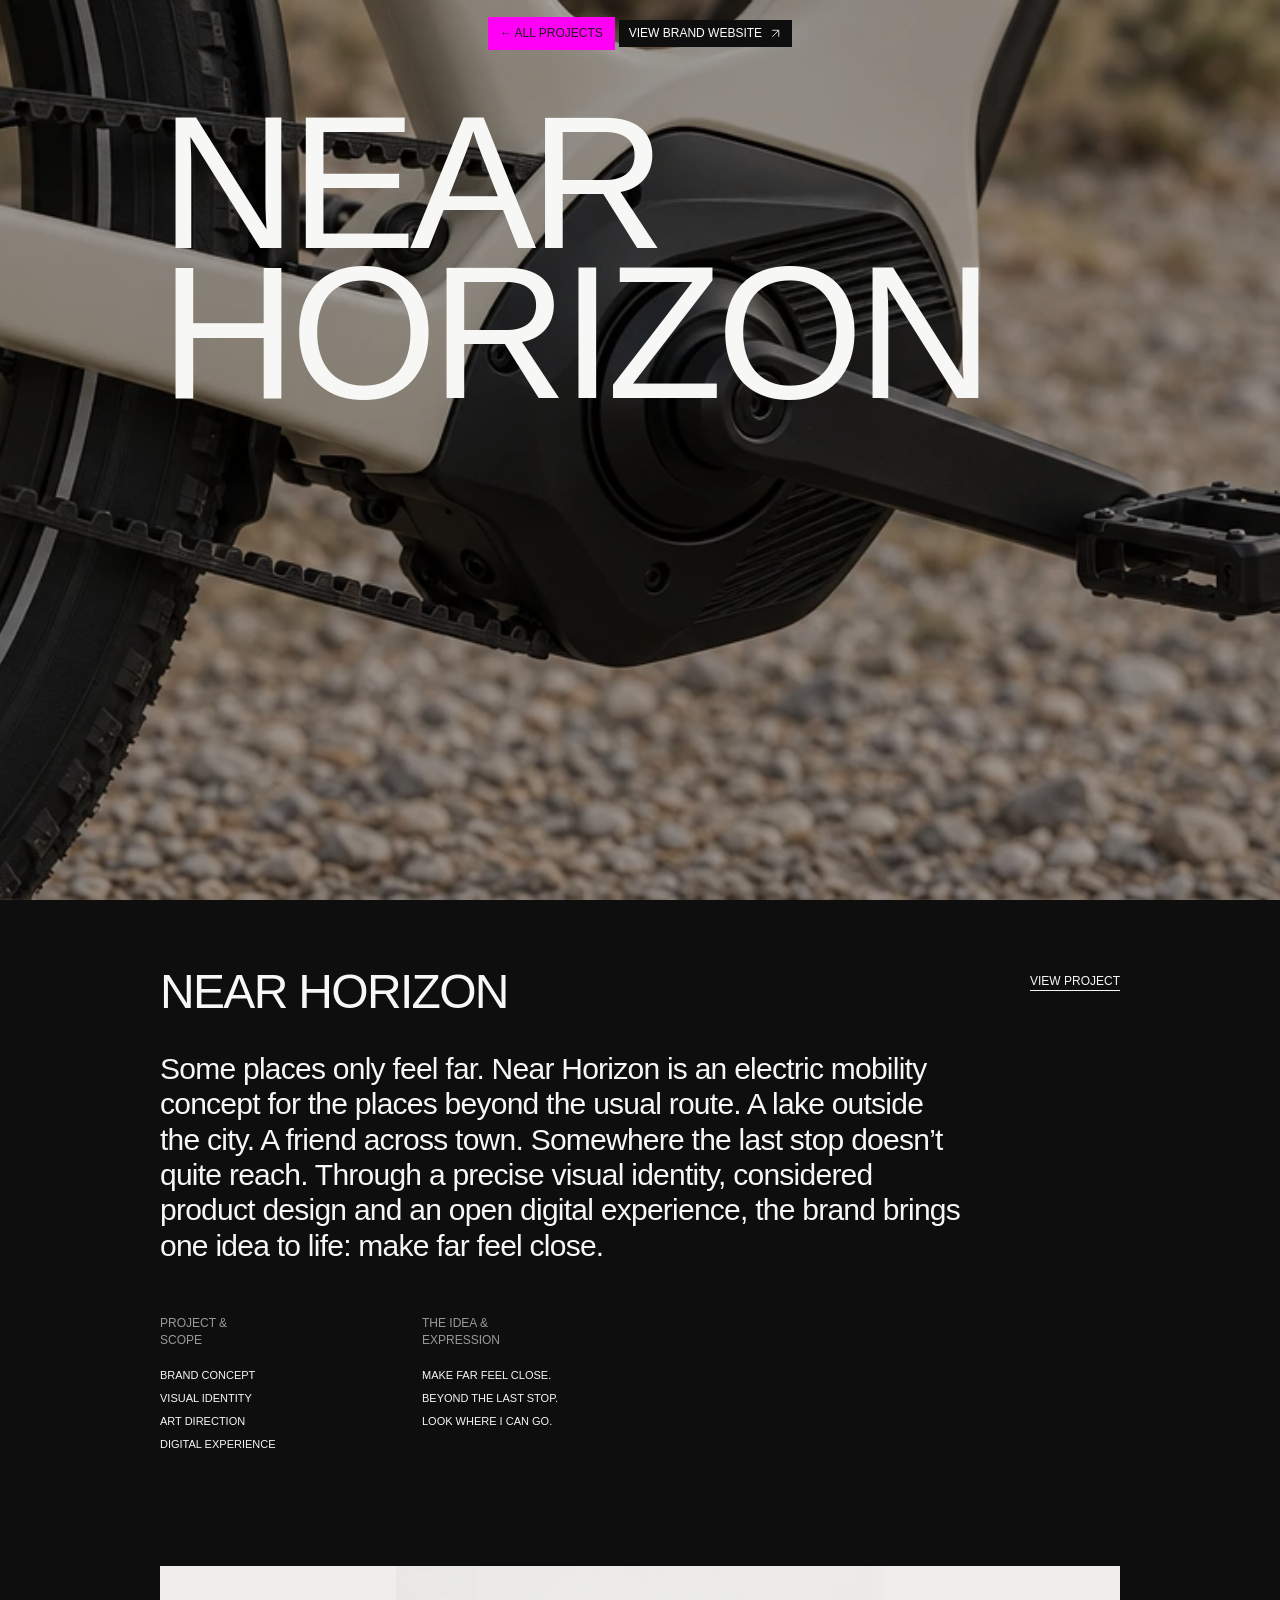
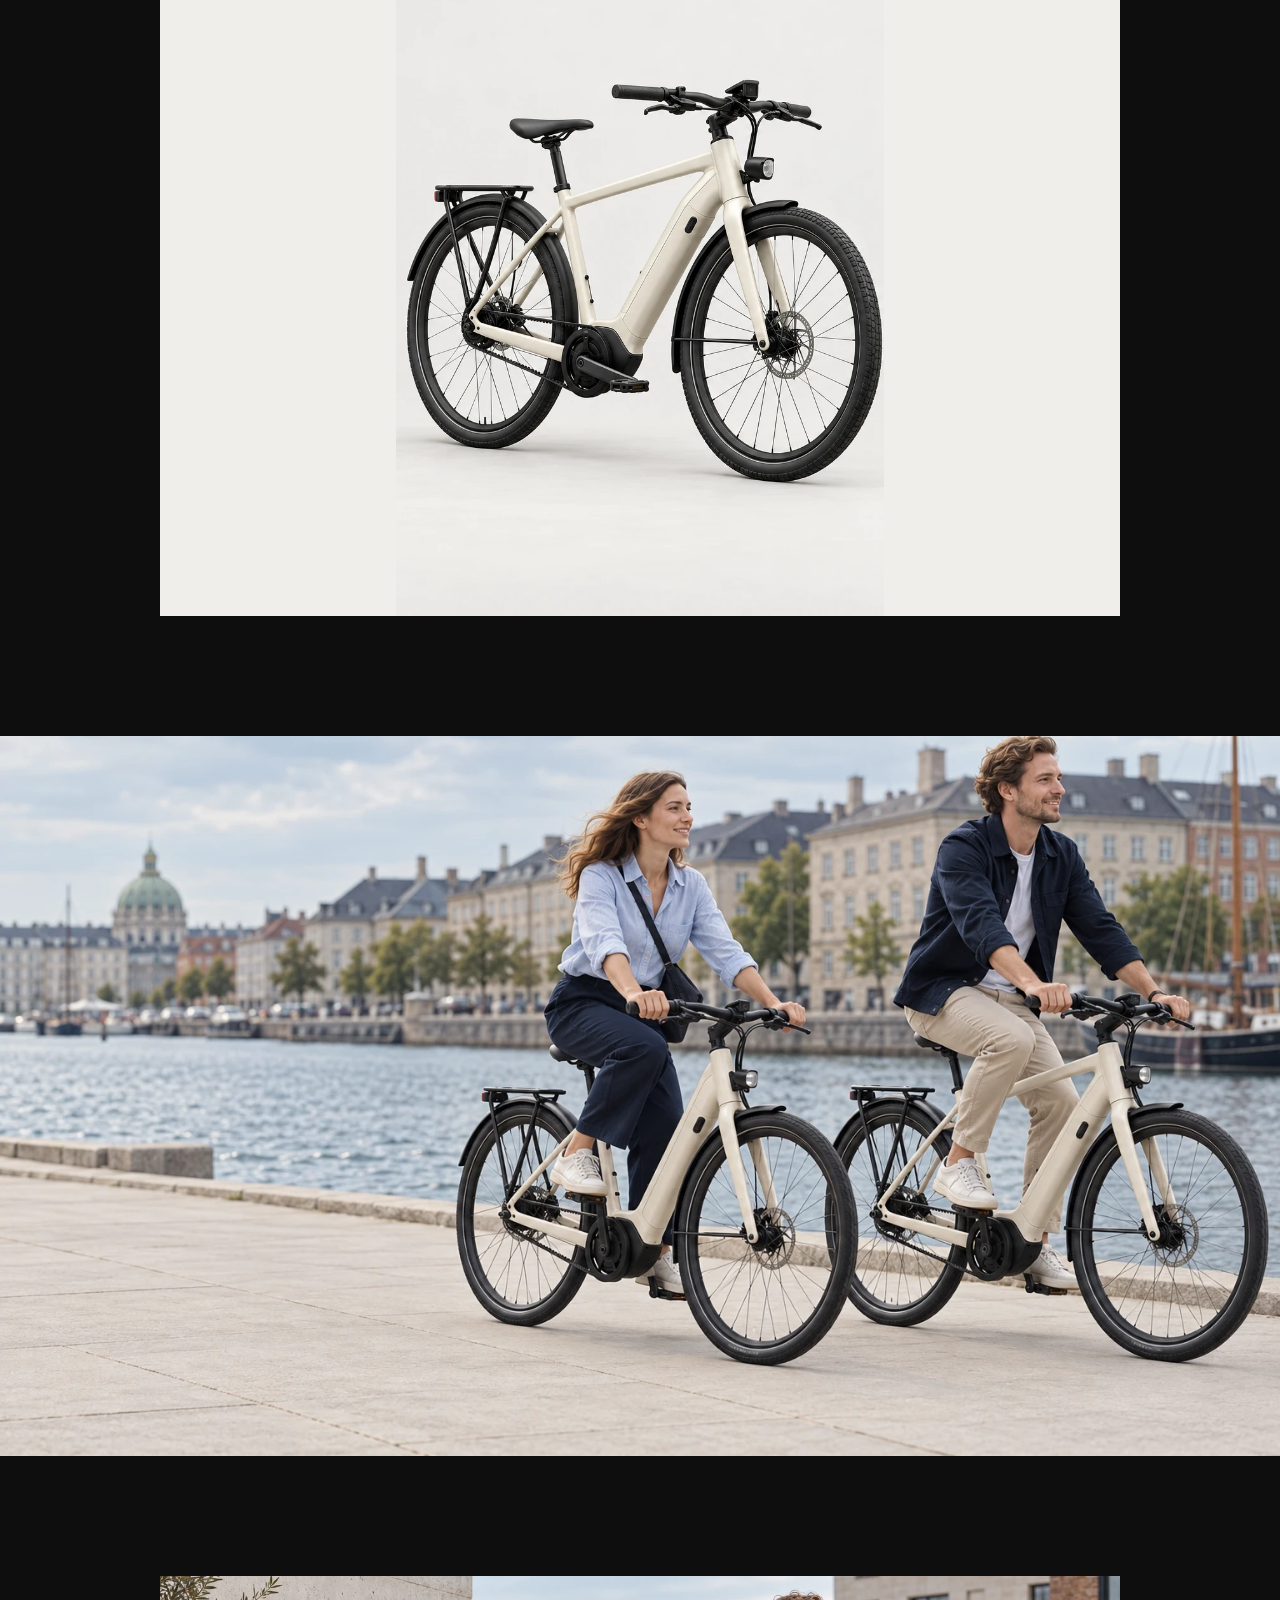
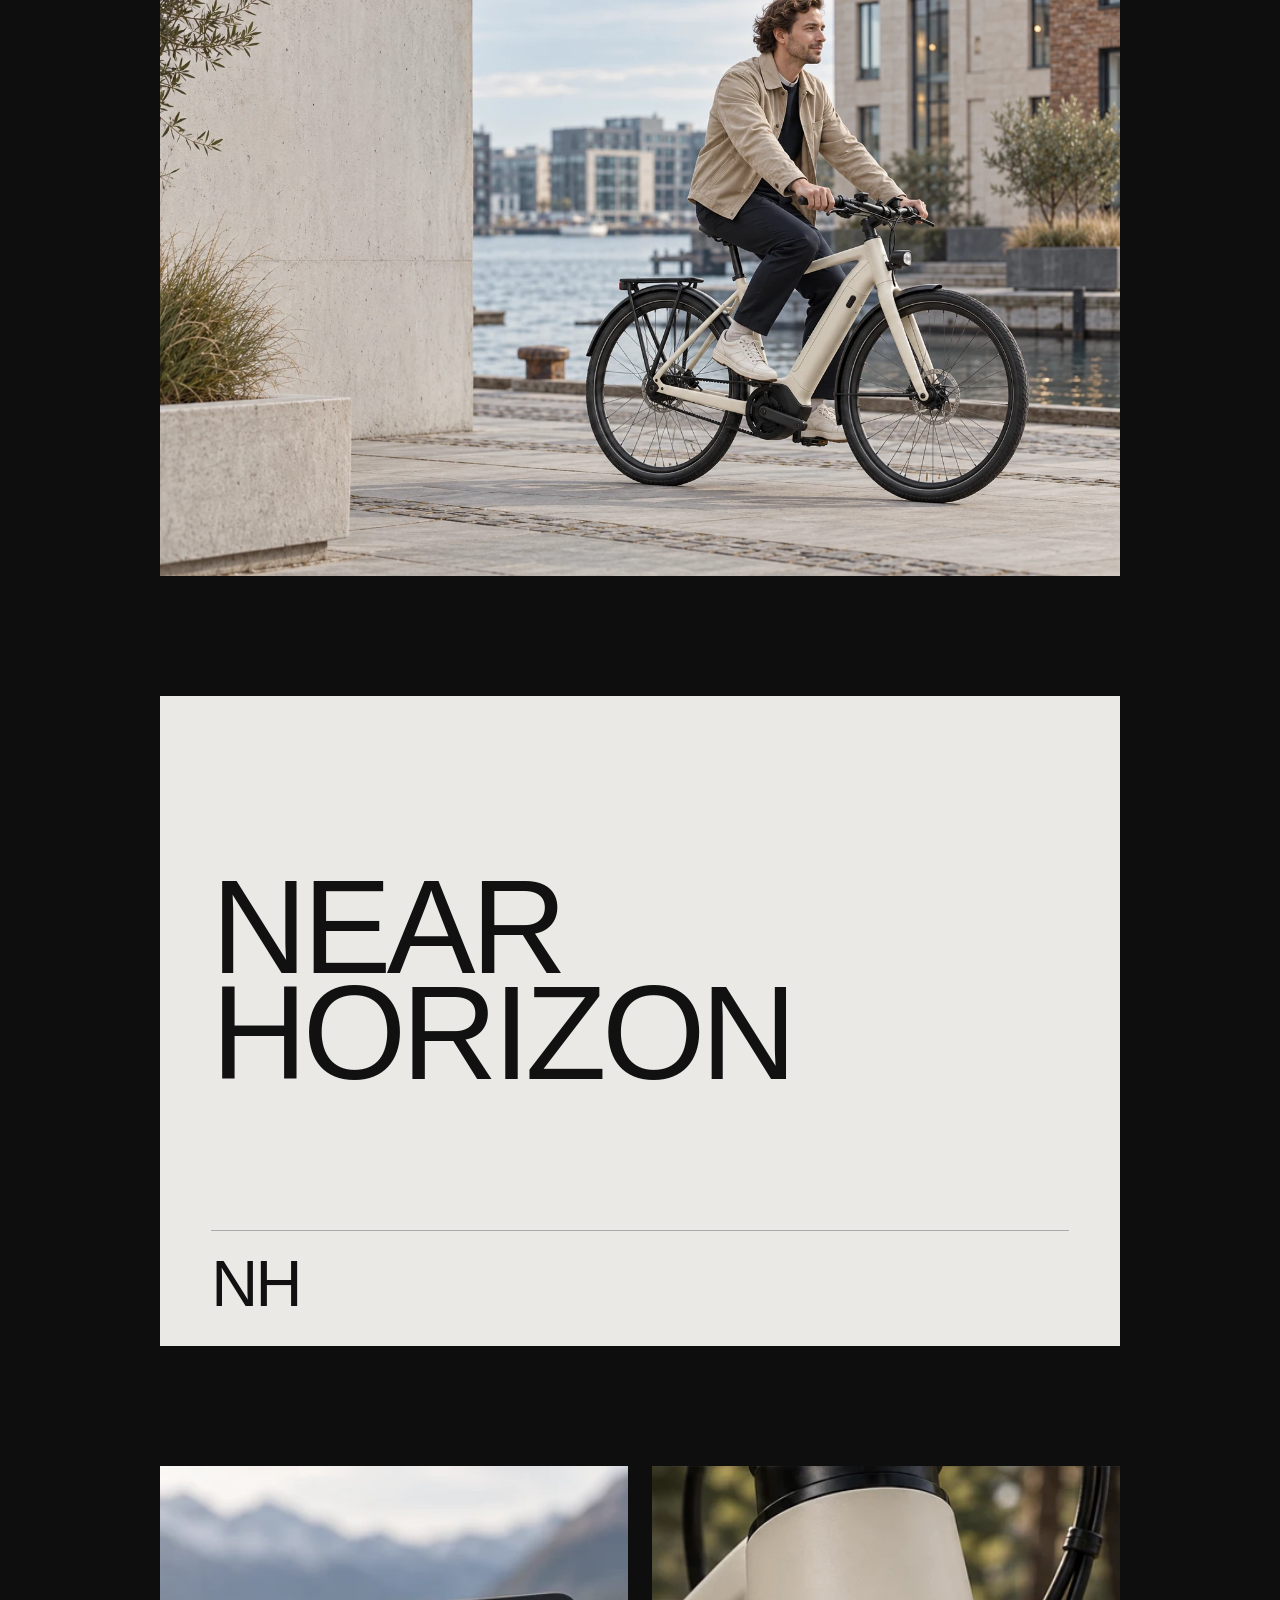
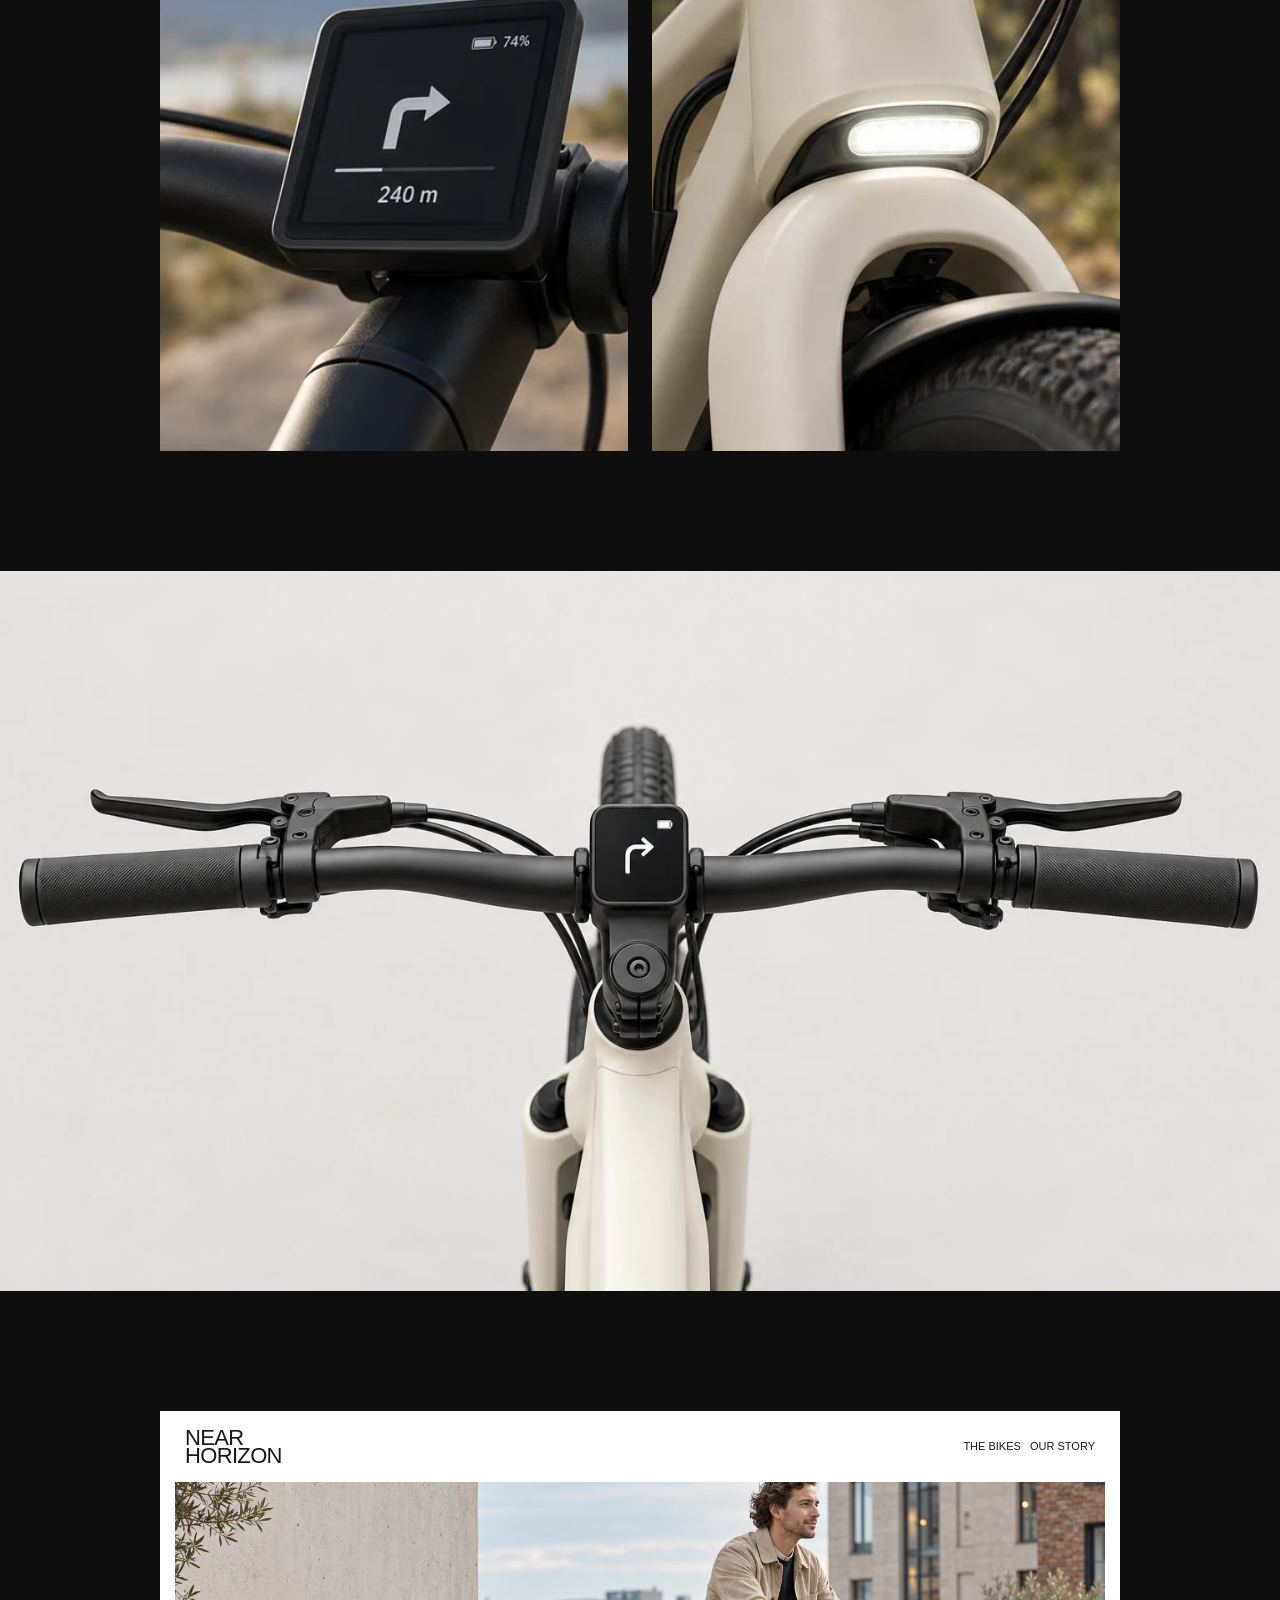
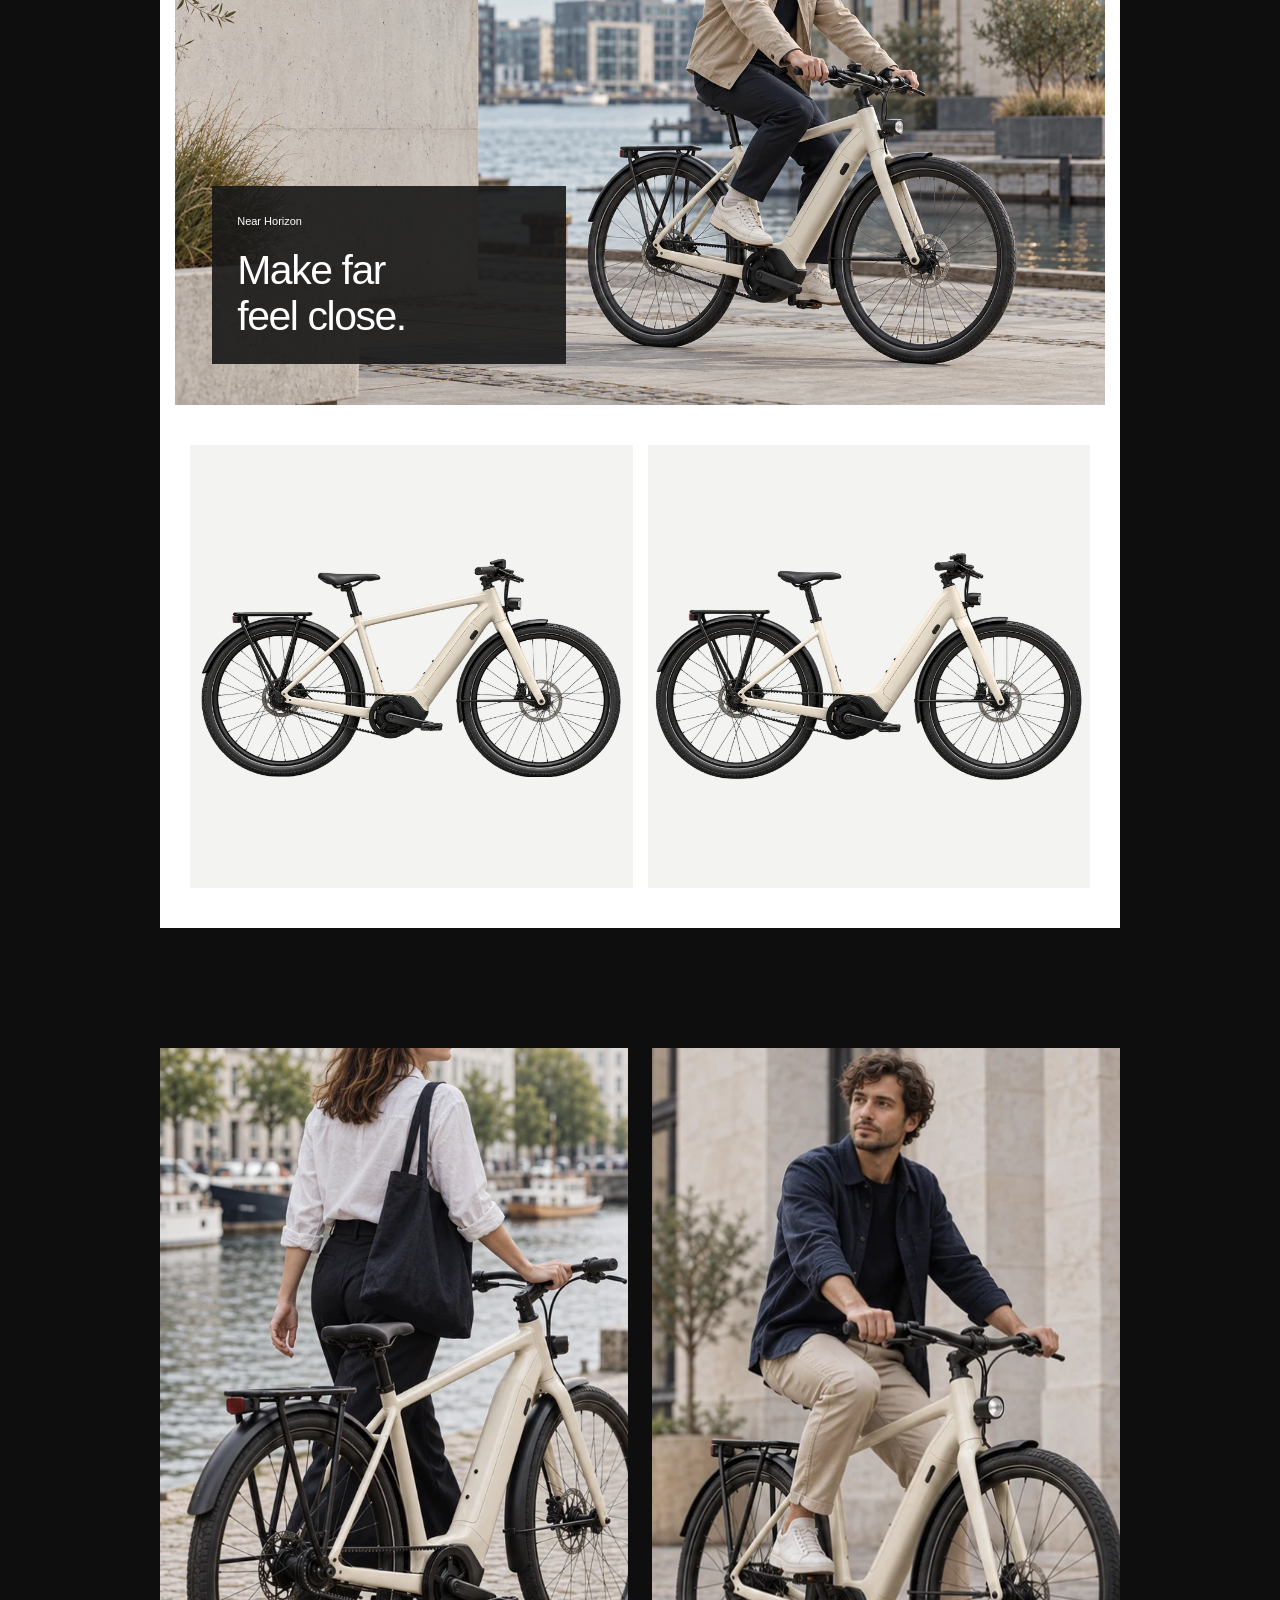
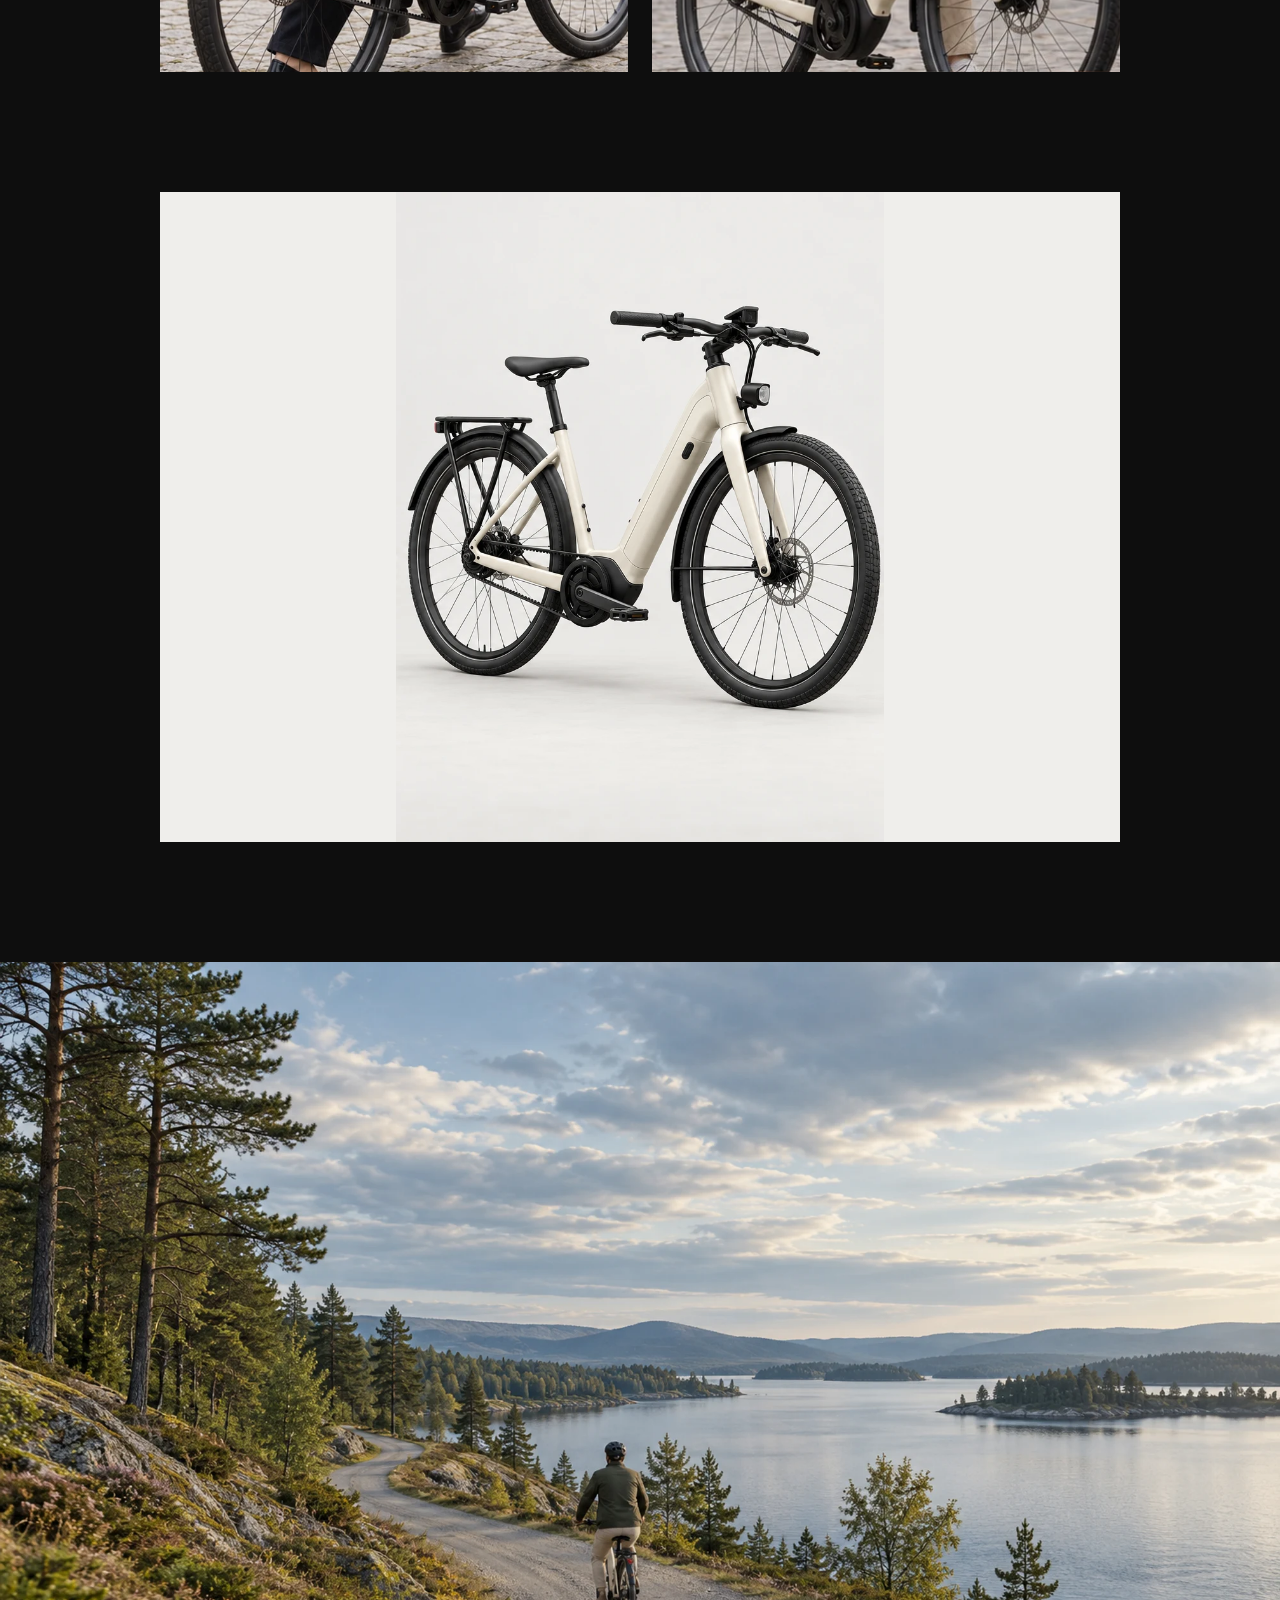
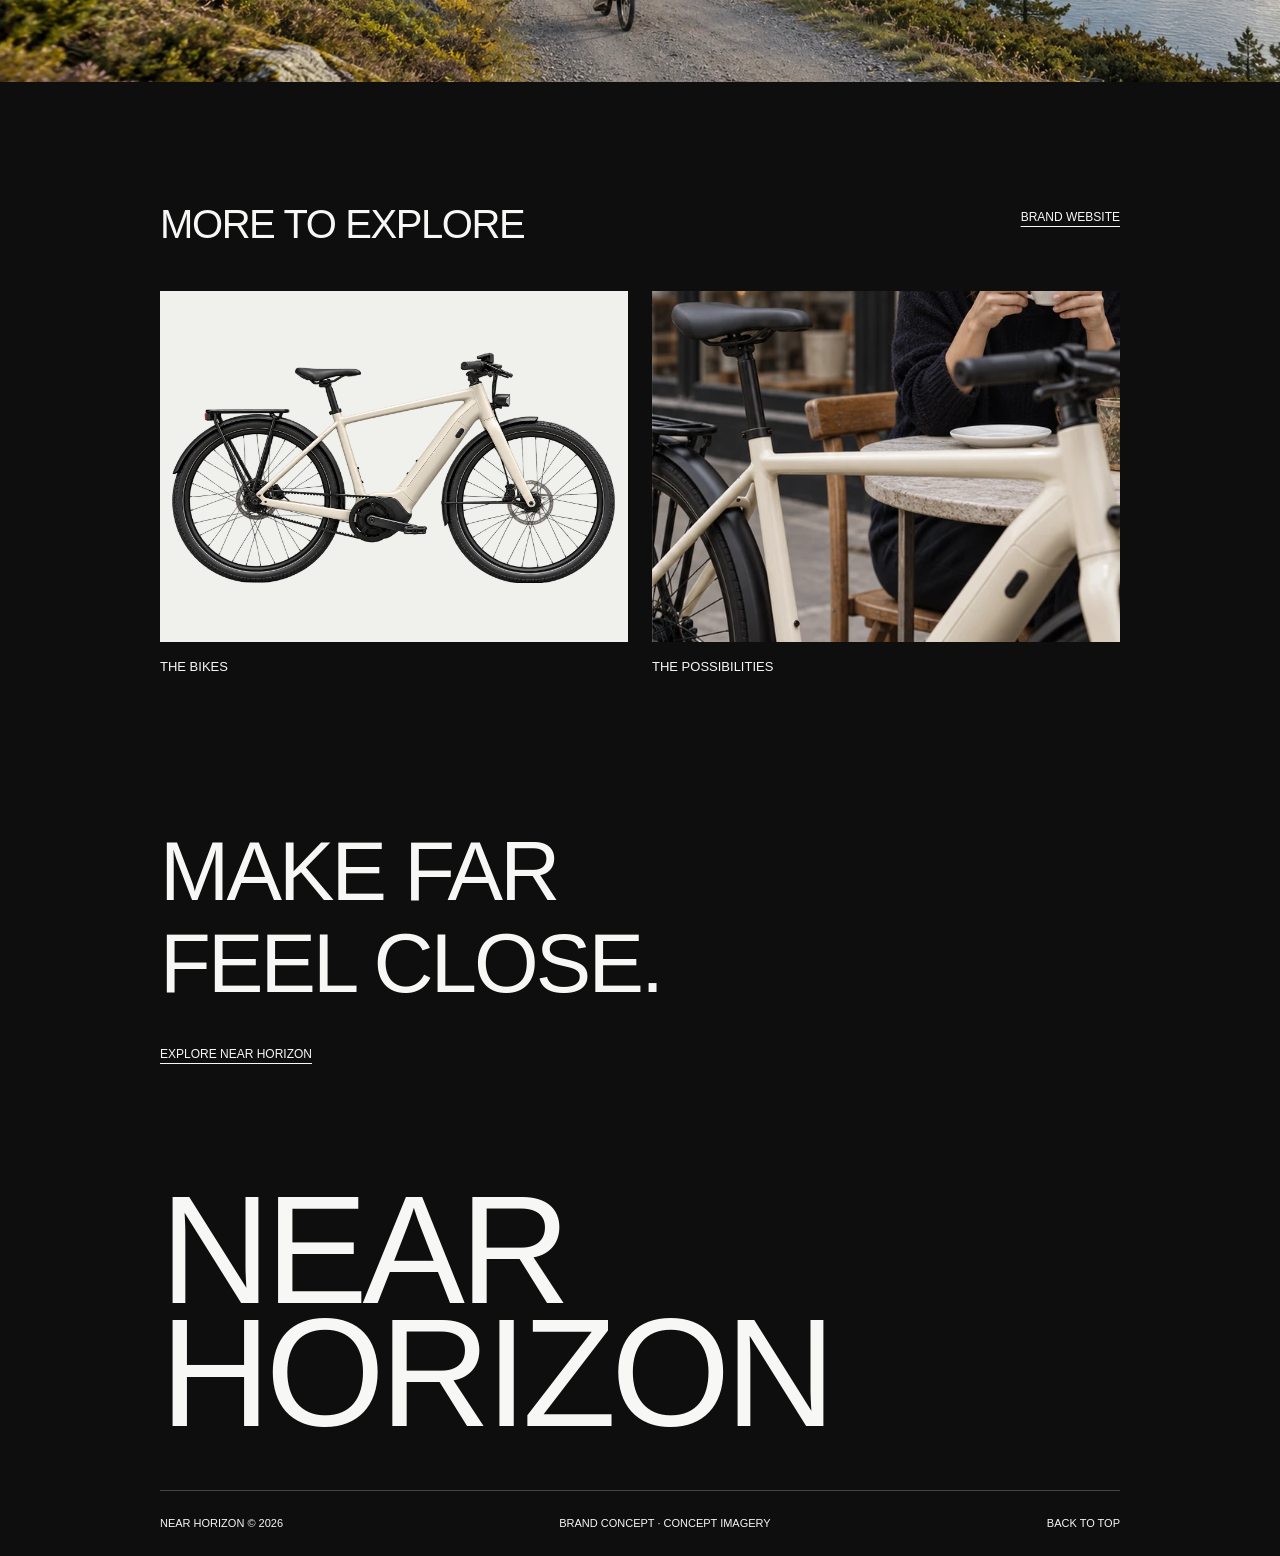
<file: ebike/project.html>
<!doctype html>
<html lang="en"><head>
  <link rel="stylesheet" href="../typography.css?v=unica-20261026"><meta charset="utf-8"><meta name="viewport" content="width=device-width,initial-scale=1"><meta name="description" content="Near Horizon — brand identity and digital experience. Make far feel close."><title>Near Horizon — Brand Project</title><link rel="stylesheet" href="project.css?v=unica-20261026"><link rel="stylesheet" href="../experience.css?v=back-button-20261026"></head>
<body id="top"><a class="skip" href="#intro">Skip to project</a><header class="project-nav"><a class="back-link" href="../index.html#home">← ALL PROJECTS</a> <a href="index.html">VIEW BRAND WEBSITE <svg viewBox="0 0 24 24" aria-hidden="true"><path d="M6 18 18 6M6 6h12v12"/></svg></a></header>
<main><section class="cover" aria-label="Near Horizon brand project"><img src="public/images/drive.webp" alt="Ivory frame, black mid-drive motor and belt drive" fetchpriority="high" width="768" height="512"><div class="cover-wordmark" aria-label="Near Horizon">NEAR<br>HORIZON</div></section>
<section class="intro wrap" id="intro"><div class="title-row"><h1>NEAR HORIZON</h1><a class="underlined" href="index.html">VIEW PROJECT</a></div><p class="description">Some places only feel far. Near Horizon is an electric mobility concept for the places beyond the usual route. A lake outside the city. A friend across town. Somewhere the last stop doesn’t quite reach. Through a precise visual identity, considered product design and an open digital experience, the brand brings one idea to life: make far feel close.</p><div class="facts"><div><h2>PROJECT &amp;<br>SCOPE</h2><ul><li>BRAND CONCEPT</li><li>VISUAL IDENTITY</li><li>ART DIRECTION</li><li>DIGITAL EXPERIENCE</li></ul></div><div><h2>THE IDEA &amp;<br>EXPRESSION</h2><ul><li>MAKE FAR FEEL CLOSE.</li><li>BEYOND THE LAST STOP.</li><li>LOOK WHERE I CAN GO.</li></ul></div></div></section>
<div class="media-stack">
<figure class="wrap studio"><img src="public/images/electric-one-angle-v1.webp" alt="Near Horizon One in a pale studio" width="768" height="1024"></figure>
<figure class="full"><img src="public/images/electric-hero-v1.webp" alt="Two riders beside a Scandinavian harbour" width="2304" height="1296"></figure>
<figure class="wrap landscape"><img src="public/images/city-hero-v3.webp" alt="An everyday ride along the city waterfront" width="2304" height="1296"></figure>
<section class="identity wrap" id="identity" aria-label="Visual identity"><div class="identity-label" aria-hidden="true"></div><div class="identity-logo">NEAR<br>HORIZON</div><div class="identity-bottom"><span class="monogram">NH</span></div></section>
<div class="pair wrap"><figure><img src="public/images/display.webp" alt="Compact navigation display" width="800" height="600"></figure><figure><img src="public/images/light.webp" alt="Light integrated into the ivory frame" width="800" height="600"></figure></div>
<figure class="full"><img src="public/images/electric-cockpit-v1.webp" alt="Minimal handlebar, controls and navigation display" width="2304" height="1296"></figure>
<section class="digital wrap" id="digital" aria-label="Brand website presentation"><a href="index.html" class="website-board" aria-label="Explore the Near Horizon brand website"><div class="mini-nav"><span class="mini-brand">NEAR<br>HORIZON</span><span>THE BIKES &nbsp; OUR STORY</span></div><div class="website-image"><img src="public/images/city-hero-v3.webp" alt="Near Horizon homepage campaign" width="2304" height="1296"><div class="mini-panel"><span>Near Horizon</span><h2>Make far<br>feel close.</h2></div></div><div class="mini-products"><img src="public/images/bike-one-cutout-v3.webp" alt="One, diamond frame" width="1600" height="797"><img src="public/images/bike-step-cutout-v3.webp" alt="Step, easy-access frame" width="1600" height="819"></div></a></section>
<div class="pair lifestyle wrap"><figure><img src="public/images/rides-canal-v4.webp" alt="A walk beside the canal with the bike" width="627" height="1254"></figure><figure><img src="public/images/rides-courtyard-v4.webp" alt="A quiet courtyard pause" width="627" height="627"></figure></div>
<figure class="wrap studio"><img src="public/images/electric-step-angle-v1.webp" alt="Near Horizon Step in a neutral studio" width="768" height="1024"></figure>
<figure class="full"><img src="public/images/campaign.webp" alt="An open path beside the water" width="2000" height="1333"></figure>
</div><section class="more wrap"><div class="title-row"><h2>MORE TO EXPLORE</h2><a class="underlined" href="index.html">BRAND WEBSITE</a></div><div class="more-grid"><a href="index.html#bikes"><img src="public/images/bike-one-cutout-v3.webp" alt="Discover One and Step" width="1600" height="797"><span>THE BIKES</span></a><a href="index.html#places"><img src="public/images/rides-coffee-v4.webp" alt="Coffee and a bicycle" width="627" height="627"><span>THE POSSIBILITIES</span></a></div></section></main>
<footer class="wrap"><h2>MAKE FAR<br>FEEL CLOSE.</h2><a class="footer-link underlined" href="index.html">EXPLORE NEAR HORIZON</a><div class="footer-brand">NEAR<br>HORIZON</div><div class="legal"><span>NEAR HORIZON © 2026</span><span>BRAND CONCEPT · CONCEPT IMAGERY</span><a href="#top">BACK TO TOP</a></div></footer></body></html>
</file>
<file: typography.css>
/* One family across the portfolio and all project pages. */
@font-face {
  font-family: 'Portfolio Unica';
  src: local('Neue Haas Unica W1G Regular'), local('NeueHaasUnicaW1G-Regular'), local('Neue Haas Unica W1G');
  font-style: normal;
  font-weight: 400;
  font-display: swap;
}
:root { --brand-font: 'Portfolio Unica', Arial, sans-serif; }
body, body * {
  font-family: var(--brand-font) !important;
  font-weight: 400 !important;
  font-style: normal !important;
  font-synthesis: none;
}
</file>
<file: styles.css>
:root{--paper:#f7f7f7;--cream:#f7f4ec;--ink:#171717;--pink:#f5c2d2;--blue:#3434ed;--lime:#d5e66e;--line:#c8c8c0;--gutter:32px;--header:88px}
*{box-sizing:border-box}html{scroll-behavior:smooth;scroll-padding-top:calc(var(--header) + 24px)}body{margin:0;color:var(--ink);background:var(--paper);font-family:var(--brand-font);font-size:18px;line-height:1.45;letter-spacing:-.02em}body.menu-open{overflow:hidden}a{color:inherit;text-decoration-thickness:1px;text-underline-offset:6px}button{font:inherit;color:inherit}button,a{-webkit-tap-highlight-color:transparent}button{cursor:pointer}a:focus-visible,button:focus-visible{outline:2px solid var(--blue);outline-offset:6px}::selection{background:var(--pink);color:var(--ink)}::-webkit-scrollbar{width:10px}::-webkit-scrollbar-track{background:var(--cream)}::-webkit-scrollbar-thumb{background:#a4a499;border:2px solid var(--cream)}[hidden]{display:none!important}.skip-link{position:fixed;top:-100px;left:20px;z-index:100;background:var(--ink);color:white;padding:12px 18px}.skip-link:focus{top:12px}
.site-header{position:sticky;top:0;z-index:30;display:flex;align-items:center;justify-content:space-between;height:var(--header);padding:0 var(--gutter);background:transparent;gap:24px}@supports(mix-blend-mode:difference){.site-header{color:#f7f3eb;mix-blend-mode:difference}.site-header .brand-mark{filter:brightness(0) invert(1)}}.wordmark{font-family:var(--brand-font);font-synthesis:none;display:inline-flex;align-items:center;gap:10px;text-decoration:none;font-size:30px;line-height:1.1;font-weight:400;letter-spacing:-.025em;white-space:nowrap}.brand-mark{display:block;width:56px;height:60px;object-fit:contain;flex-shrink:0}.brand-name{text-decoration:none}.wordmark:hover .brand-name{text-decoration:underline;text-decoration-thickness:1px;text-underline-offset:6px}.desktop-nav{font-family:var(--brand-font);font-weight:400;font-synthesis:none;display:flex;align-items:center;gap:clamp(36px,5.2vw,88px);font-size:36px;line-height:1.2}.desktop-nav a{text-decoration:none}.desktop-nav a:hover,.desktop-nav a[aria-current]{text-decoration:underline}.language{font-size:30px}.menu-toggle{display:none;width:44px;height:44px;padding:8px;border:0;background:transparent;position:relative;z-index:42}.menu-toggle svg{width:100%;height:100%;fill:none;stroke:currentColor;stroke-width:1.8}.menu-line{transform-origin:center;transition:transform .25s ease-out}.menu-open .first{transform:translateY(6px) rotate(45deg)}.menu-open .second{transform:translateY(-6px) rotate(-45deg)}.mobile-menu{position:fixed;inset:0;z-index:25;background:transparent;padding:calc(var(--header) + 28px) var(--gutter) 28px;display:flex;flex-direction:column;justify-content:space-between}.mobile-menu::before{content:"";position:absolute;inset:0;background:var(--paper);animation:menu-reveal .35s cubic-bezier(.16,1,.3,1);pointer-events:none}.mobile-menu>*{position:relative}.mobile-links{display:flex;flex-direction:column;align-items:flex-start;gap:8px}.mobile-links a{font-family:var(--brand-font);font-weight:400;font-synthesis:none;font-size:clamp(40px,9vw,64px);text-decoration:none;line-height:1.25}.mobile-links a:hover{text-decoration:underline}.menu-bottom{display:flex;justify-content:space-between;font-size:16px;padding-bottom:16px}@keyframes menu-reveal{from{clip-path:inset(0 0 100%)}to{clip-path:inset(0)}}
main:focus{outline:none}.opening{padding:70px var(--gutter) 44px;display:grid;grid-template-columns:1fr 1fr;gap:32px;align-items:end}.opening h1{font-size:clamp(56px,6.6vw,96px);font-weight:400;letter-spacing:-.04em;line-height:1;max-width:650px;margin:0;text-wrap:balance}.opening-copy{max-width:420px;margin-left:auto;font-size:21px;line-height:1.35}.opening-copy p{margin:0}.opening-copy .edition{font-size:14px;margin-top:18px;letter-spacing:0}.gallery{padding:0 var(--gutter) 110px;display:grid;grid-template-columns:1fr 1fr;gap:70px 24px;align-items:start}.project-item{min-width:0}.project-item:nth-child(2){margin-top:168px}.project-item:nth-child(3){margin-top:-128px}.project-link{display:block;text-decoration:none}.project-image{display:block;width:100%;height:auto;aspect-ratio:6/5;object-fit:cover}.project-item:nth-child(2) .project-image{aspect-ratio:5/4}.project-title-row{display:flex;justify-content:space-between;align-items:center;gap:16px;margin-top:18px}.project-title-row h2{font-size:32px;font-weight:400;line-height:1.1;letter-spacing:-.035em;margin:0}.arrow{display:inline-block;width:26px;height:26px;fill:none;stroke:currentColor;stroke-width:1.5;flex-shrink:0}.project-title-row .arrow{transition:transform .18s ease-out}.project-link:hover h2{text-decoration:underline;text-decoration-thickness:1px;text-underline-offset:5px}.project-link:hover .arrow{transform:translate(3px,-3px)}.project-meta{font-size:16px;margin:9px 0 0}.project-status{font-size:13px;margin:8px 0 0;letter-spacing:0;color:#53534e}.gallery-note{margin:0;padding:55px 0 0;align-self:center;max-width:500px}.gallery-note p{font-size:clamp(32px,3.4vw,48px);line-height:1.15;letter-spacing:-.035em;margin:0 0 32px;text-wrap:balance}.text-link{display:inline-flex;align-items:center;gap:14px;font-size:19px}
.about-section{margin:0 var(--gutter);padding:76px 0 88px;border-top:1px solid var(--ink);display:grid;grid-template-columns:1fr 1fr;gap:24px}.about-section h2{font-size:clamp(40px,4.5vw,64px);line-height:1.1;font-weight:400;letter-spacing:-.04em;margin:0 0 32px;max-width:560px}.about-section .about-copy{max-width:580px}.about-copy p{font-size:22px;line-height:1.5;margin:0 0 24px;max-width:65ch}.about-copy .placeholder-note{font-size:14px;color:#53534e;letter-spacing:0}.identity-preview{display:flex;align-items:end;gap:24px}.identity-logo{display:block;width:136px;height:auto}.identity-caption{font-size:14px;line-height:1.5;margin:0;letter-spacing:0}
.contact-section{background:#000;color:#fff;padding:72px var(--gutter) 80px;display:grid;grid-template-columns:1fr 1fr;gap:32px;align-items:start}.contact-section h2{font-size:clamp(52px,7vw,96px);font-weight:400;line-height:1;letter-spacing:-.04em;margin:0}.contact-details{padding-top:8px}.contact-details p{margin:0 0 28px;font-size:21px;max-width:450px}.contact-details .email{font-size:clamp(22px,2.5vw,36px);overflow-wrap:anywhere}.contact-details .contact-placeholder{font-size:14px;letter-spacing:0;margin-top:12px}.site-footer{display:flex;justify-content:space-between;gap:24px;align-items:center;padding:26px var(--gutter);border-top:1px solid var(--line);background:var(--cream);font-size:14px;letter-spacing:0}.site-footer a{display:flex;gap:10px;align-items:center}.site-footer .arrow{width:18px;height:18px}.footer-name{font-size:16px}
.project-heading{padding:55px var(--gutter) 38px}.back-link{display:inline-flex;align-items:center;gap:12px;font-size:16px;margin-bottom:48px}.back-link .arrow{width:20px;height:20px}.project-heading h1{font-size:clamp(52px,6.7vw,96px);font-weight:400;letter-spacing:-.04em;line-height:1.06;margin:0 0 18px;text-wrap:balance}.project-heading-bottom{display:flex;justify-content:space-between;gap:24px;align-items:start}.project-heading-bottom p{font-size:22px;margin:0}.project-heading-bottom .draft-label{font-size:14px;letter-spacing:0;max-width:300px}.project-cover{margin:0 var(--gutter)}.project-cover img{display:block;width:100%;height:auto;max-height:680px;object-fit:cover}.project-context{padding:70px var(--gutter) 80px;display:grid;grid-template-columns:1fr 1fr;gap:24px}.project-context h2{font-size:40px;font-weight:400;line-height:1.15;margin:0 0 30px;letter-spacing:-.035em}.project-context p{font-size:22px;margin:0 0 32px;max-width:65ch;line-height:1.5}.project-facts{margin:0 0 40px;max-width:380px}.project-facts div{display:grid;grid-template-columns:120px 1fr;gap:24px;border-top:1px solid var(--line);padding:12px 0;font-size:16px}.project-facts dt,.project-facts dd{margin:0}.project-facts dt{color:#53534e}.project-facts ul{padding:0;margin:0;list-style:none}.process-section{margin:0 var(--gutter);padding:60px 0 70px;border-top:1px solid var(--ink)}.process-heading{display:grid;grid-template-columns:1fr 1fr;gap:24px;margin-bottom:40px}.process-heading h2{font-size:40px;font-weight:400;line-height:1.15;margin:0;letter-spacing:-.035em}.process-heading p{font-size:20px;line-height:1.5;max-width:65ch;margin:0}.process-media{display:grid;grid-template-columns:1fr 1fr;gap:24px}.process-media figure{margin:0}.process-media img{display:block;width:100%;height:auto}.process-media figcaption{font-size:14px;margin-top:12px;letter-spacing:0}.next-project{margin:0 var(--gutter);padding:45px 0 60px;border-top:1px solid var(--ink);display:flex;align-items:center;justify-content:space-between;text-decoration:none;gap:24px}.next-project div>span{font-size:14px;letter-spacing:0;display:block;margin-bottom:12px}.next-project strong{font-size:48px;letter-spacing:-.035em;line-height:1.1;font-weight:400}.next-project:hover strong{text-decoration:underline;text-decoration-thickness:1px}.next-project>.arrow{width:48px;height:48px}.not-found{padding:90px var(--gutter);min-height:60vh}.not-found h1{font-size:56px;font-weight:400}.noscript{padding:24px}
@media(min-width:1600px){:root{--gutter:48px}.gallery{gap:88px 32px}.project-image{max-height:820px}}
@media(max-width:1000px){:root{--gutter:24px;--header:80px}.desktop-nav{gap:clamp(20px,3vw,36px);font-size:28px}.wordmark{font-size:28px;gap:10px}.brand-mark{width:50px;height:54px}.language{font-size:26px}.opening{padding-top:56px}.opening h1{font-size:64px}.opening-copy{font-size:18px}.project-item:nth-child(2){margin-top:120px}.project-item:nth-child(3){margin-top:-70px}.project-title-row h2{font-size:27px}.gallery-note p{font-size:34px}.about-copy p{font-size:20px}}
@media(max-width:700px){:root{--gutter:18px;--header:70px}.desktop-nav{display:none}.menu-toggle{display:block}.wordmark{font-size:24px;gap:8px}.brand-mark{width:38px;height:42px}.opening{display:block;padding:42px var(--gutter) 34px}.opening h1{font-size:58px;line-height:1.02;max-width:340px}.opening-copy{margin:24px 0 0;max-width:330px;font-size:18px}.opening-copy .edition{margin-top:14px;font-size:12px}.gallery{grid-template-columns:1fr;gap:44px;padding-bottom:60px}.project-item:nth-child(2),.project-item:nth-child(3){margin-top:0}.project-title-row{margin-top:16px}.project-title-row h2{font-size:28px}.project-meta{font-size:15px;margin-top:8px}.project-status{font-size:12px}.gallery-note{padding:14px 0 0;max-width:340px}.gallery-note p{font-size:34px;margin-bottom:24px}.about-section{grid-template-columns:1fr;gap:32px;padding:48px 0 56px}.about-section h2{font-size:43px;max-width:330px;margin-bottom:28px}.identity-logo{width:104px}.identity-caption{font-size:12px}.about-copy p{font-size:19px}.contact-section{grid-template-columns:1fr;gap:28px;padding:48px var(--gutter) 54px}.contact-section h2{font-size:64px}.contact-details{padding:0}.contact-details p{font-size:19px;margin-bottom:24px}.contact-details .email{font-size:26px}.site-footer{align-items:flex-start;flex-wrap:wrap;padding:22px var(--gutter);gap:18px;font-size:12px}.footer-name{font-size:14px}.site-footer>span:nth-child(2){flex-basis:calc(100% - 140px);text-align:right}.site-footer a{margin-left:auto}.project-heading{padding:32px var(--gutter) 28px}.back-link{margin-bottom:32px}.project-heading h1{font-size:56px}.project-heading-bottom{display:block}.project-heading-bottom p{font-size:19px}.project-heading-bottom .draft-label{margin-top:18px;font-size:13px;max-width:none}.project-cover img{aspect-ratio:6/5;object-fit:cover}.project-context{grid-template-columns:1fr;gap:8px;padding:44px var(--gutter) 38px}.project-context h2,.process-heading h2{font-size:34px;margin-bottom:22px}.project-context p{font-size:19px;margin-bottom:28px}.project-facts{max-width:none;margin-bottom:32px}.project-facts div{grid-template-columns:95px 1fr;gap:18px;font-size:14px}.process-section{padding:38px 0 44px}.process-heading{grid-template-columns:1fr;gap:0;margin-bottom:28px}.process-heading p{font-size:19px}.process-media{grid-template-columns:1fr;gap:30px}.next-project{padding:30px 0 44px}.next-project strong{font-size:34px}.next-project>.arrow{width:32px;height:32px}}
.project-image--poster{object-position:center bottom}.project-artworks,.project-cover--gallery{margin:0 var(--gutter) 70px}.project-heading-bottom .project-brand{font-size:16px;letter-spacing:0}.project-applications{grid-template-columns:1fr;gap:40px}
@media(max-width:700px){.project-artworks,.project-cover--gallery{margin-bottom:44px}.project-heading-bottom .project-brand{margin-top:12px;font-size:14px}.project-applications{gap:30px}}
@media(prefers-reduced-motion:reduce){html{scroll-behavior:auto}*,*::before,*::after{animation:none!important;transition:none!important}}
</file>
<file: gallery.css>
/* KABK reference: natural image proportions, pointer captions, focused button colors. */
:root { --action-primary: #ff00f4; --action-hover: #00fcbc; --action-ink: #1f1f1f; }
.site-header { mix-blend-mode: normal; color: var(--ink); background: var(--paper); }
.site-header .brand-mark { filter: none; }
.wordmark { color: var(--ink); }
.desktop-nav a { padding: 8px 12px; transition: background-color .2s ease-out, color .2s ease-out; }
.desktop-nav a span { display: inline-block; color: var(--ink); }
.desktop-nav a:hover, .desktop-nav a:focus-visible, .mobile-links a:hover, .mobile-links a:focus-visible { background: var(--action-hover); color: var(--action-ink); text-decoration: none; }
.desktop-nav a:hover span, .desktop-nav a:focus-visible span { mix-blend-mode: normal; color: var(--action-ink); }
.menu-toggle { background: var(--action-ink); color: #fff; }
.menu-toggle:hover, .menu-toggle:focus-visible { background: var(--action-hover); color: var(--action-ink); }
.back-link:hover, .contact-back-top:hover { background: var(--action-hover); color: var(--action-ink); }
.visually-hidden {
  position: absolute;
  width: 1px;
  height: 1px;
  padding: 0;
  margin: -1px;
  overflow: hidden;
  clip-path: inset(50%);
  white-space: nowrap;
  border: 0;
}
.gallery--images { grid-template-columns: repeat(12, minmax(0, 1fr)); gap: 96px 24px; padding-top: 64px; padding-bottom: 112px; }
.gallery--images .project-item:nth-child(1) { grid-column: 1 / span 5; }
.gallery--images .project-item:nth-child(2) { grid-column: 8 / span 5; margin-top: 190px; }
.gallery--images .project-item:nth-child(3) { grid-column: 3 / span 5; margin-top: 0; }
.gallery--images .project-item .project-image { width: 100%; height: auto; max-height: none; aspect-ratio: auto; object-fit: contain; }
/* Drift the artwork frame, preserving image crops and fixed pointer captions. */
.gallery--images .project-frame {
  --drift-distance: clamp(10px, 1.5vw, 22px);
  animation: artwork-drift 5.8s cubic-bezier(.45,0,.55,1) infinite alternate;
  animation-play-state: paused;
}
.gallery--images .project-item:nth-child(2) .project-frame { animation-duration: 7.4s; animation-delay: -2.8s; }
.gallery--images .project-item:nth-child(3) .project-frame { animation-duration: 6.6s; animation-delay: -4.6s; }
.gallery--images .project-item[data-in-view] .project-frame { animation-play-state: running; }
.gallery--images .project-item:hover .project-frame,
.gallery--images .project-item:focus-within .project-frame,
.page-hidden .gallery--images .project-frame,
.menu-open .gallery--images .project-frame { animation-play-state: paused; }
@keyframes artwork-drift {
  from { transform: translate3d(0, calc(-1 * var(--drift-distance)), 0); }
  to { transform: translate3d(0, var(--drift-distance), 0); }
}
/* The supplied presentation boards already contain their own layout and captions. */
.cinema-sequence {
  display: grid;
  gap: 32px;
  margin: 0 var(--gutter) 88px;
}
.cinema-sequence figure { margin: 0; min-width: 0; }
.cinema-sequence .cinema-longform { width: min(100%, 1040px); justify-self: center; margin-block: 32px; }
.cinema-sequence img { cursor: default; }
.cinema-sequence img { display: block; width: 100%; height: auto; }
.project-title-line {
  display: flex;
  align-items: center;
  justify-content: space-between;
  flex-wrap: wrap;
  gap: 16px 24px;
  margin-bottom: 18px;
}
.project-title-line h1 { margin-bottom: 0; }
.project-website {
  display: inline-flex;
  align-items: center;
  gap: 12px;
  min-height: 44px;
  font-size: 16px;
  letter-spacing: 0;
  padding: 12px 18px;
  background: var(--action-ink);
  color: #fff;
  text-decoration: none;
  transition: background-color .2s ease-out, color .2s ease-out;
}
.project-website:hover, .project-website:focus-visible { background: var(--action-hover); color: var(--action-ink); }
.project-website .arrow { width: 20px; height: 20px; }
.project-visual { position: relative; overflow: visible; }
.project-details {
  position: fixed;
  z-index: 50;
  left: var(--caption-x, 16px);
  top: var(--caption-y, 16px);
  width: min(440px, calc(100vw - 32px));
  padding: 24px 28px;
  background: rgba(255,255,255,.96);
  color: var(--action-ink);
  opacity: 0;
  visibility: hidden;
  transition: opacity .15s ease-out;
  pointer-events: none;
}
.project-details h2 {
  margin: 0;
  font-size: 36px;
  line-height: 1.15;
  font-weight: 400;
  letter-spacing: -.03em;
}
.project-details .project-category { margin: 12px 0 0; font-size: 16px; line-height: 1.4; letter-spacing: 0; }
.project-details .project-description { margin: 20px 0 0; font-size: 18px; line-height: 1.45; letter-spacing: -.02em; }
.project-link:hover h2 { text-decoration: none; }
.project-link:focus-visible .project-details { position: absolute; inset: auto auto 16px 16px; width: min(440px, calc(100% - 32px)); opacity: 1; visibility: visible; }
@media (hover: hover) and (pointer: fine) {
  .project-link[data-pointer-ready]:hover .project-details { opacity: 1; visibility: visible; }
}
@media (max-width: 700px) {
  .gallery--images { grid-template-columns: repeat(12, minmax(0, 1fr)); gap: 56px 0; padding-top: 40px; padding-bottom: 64px; }
  .gallery--images .project-item:nth-child(1) { grid-column: 1 / span 10; }
  .gallery--images .project-item:nth-child(2) { grid-column: 2 / span 11; margin-top: 0; }
  .gallery--images .project-item:nth-child(3) { grid-column: 2 / span 10; margin-top: 0; }
  .cinema-sequence { gap: 16px; margin: 0 0 44px; }
  .project-details { padding: 16px; }
  .project-details h2 { font-size: 28px; }
  .project-details .project-category { font-size: 14px; }
  .project-details .project-description { font-size: 16px; margin-top: 12px; }
}
@media (prefers-reduced-motion: reduce) {
  .gallery--images .project-frame { animation: none; transform: none; }
  .project-details { transition: none; transform: none; }
}

.contact-back-top { grid-column: 1 / -1; justify-self: end; display: inline-flex; align-items: center; gap: 10px; padding: 8px 12px; color: inherit; font-size: 16px; text-decoration: none; }
.contact-back-top .arrow { width: 18px; height: 18px; }
.contact-back-top:focus-visible { outline: 2px solid currentColor; outline-offset: 4px; }

/* Fixed original LHW identity. */
.brand-mark { height: 56px; }
@media(max-width:1000px){.brand-mark { height: 50px; }}
@media(max-width:700px){.brand-mark { height: 38px; }}



/* Regular typography and existing main-page spacing. */
body, body * {
  font-family: var(--brand-font) !important;
  font-weight: 400 !important;
  font-style: normal !important;
  font-synthesis: none;
  letter-spacing: normal !important;
  line-height: 1.17 !important;
}
/* Work uses the existing magenta, with cyan hover and keyboard feedback. */
.desktop-nav a[data-nav="work"], .mobile-links a[href="#work"] { background: var(--action-primary); color: var(--action-ink); }
.desktop-nav a[data-nav="work"]:hover, .desktop-nav a[data-nav="work"]:focus-visible, .mobile-links a[href="#work"]:hover, .mobile-links a[href="#work"]:focus-visible { background: var(--action-hover); color: var(--action-ink); }
.mobile-links a[href="#work"] { padding-inline: 12px; transition: background-color .2s ease-out; }

/* The identity joins the same floating artwork gallery. */
.gallery--images .project-item[data-project="identity"] { grid-column: 10 / span 3; margin-top: 100px; }
.gallery--images [data-project="identity"] .project-frame { overflow: visible; }
.gallery--images [data-project="identity"] .project-frame { animation-duration: 8.2s; animation-delay: -1.4s; }
.identity-project { padding: 32px var(--gutter) 80px; }
.identity-project .back-link { margin-bottom: 32px; }
.identity-boards { display: grid; gap: 40px; width: min(100%, 1400px); margin-inline: auto; }
.identity-boards figure { margin: 0; min-width: 0; }
.identity-boards img { display: block; width: 100%; height: auto; }
@media(max-width:700px) {
  .gallery--images .project-item[data-project="identity"] { grid-column: 3 / span 8; margin-top: 0; }
  .identity-project { padding-top: 24px; padding-bottom: 48px; }
  .identity-boards { gap: 24px; }
}
</file>
<file: experience.css>
/* Artwork remains the focus; controls explain navigation and closer inspection. */
@view-transition { navigation: auto; }
::view-transition-old(root) { animation: portfolio-out 140ms ease-out both; }
::view-transition-new(root) { animation: portfolio-in 260ms ease-out both; }
@keyframes portfolio-out { to { opacity: 0; } }
@keyframes portfolio-in { from { opacity: 0; } to { opacity: 1; } }
.project-frame { overflow: hidden; transition: scale 420ms cubic-bezier(.16,1,.3,1); }
.gallery--images [data-project="cinema"] .project-frame { position: relative; aspect-ratio: 1770 / 1240; }
.gallery--images [data-project="cinema"] .project-image {
  position: absolute; width: 144.632768%; max-width: none; height: auto;
  left: -7.909604%; top: -24.193548%; animation: none;
}
.project-posters { grid-template-columns: 1fr; gap: 64px; }
.project-posters figure { width: min(100%, 1000px); justify-self: center; }
.project-clothing { grid-template-columns: 1fr; gap: 48px; width: min(76%, 1000px); margin-inline: auto; }
.project-website .arrow, .back-link .arrow, .contact-back-top .arrow, .next-project .arrow, .pill svg, .explore svg { transition: transform 220ms ease-out; }
.project-website:hover .arrow, .next-project:hover .arrow, .pill:hover svg { transform: translate(3px,-3px); }
.back-link:hover .arrow { transform: translateX(-4px); }
.contact-back-top:hover .arrow { transform: translateY(-4px); }
.email { transition: text-underline-offset 180ms ease-out; }
.email:hover { text-underline-offset: 10px; }
@media (hover:hover) and (pointer:fine) {
  .project-link:hover .project-frame, .project-link:focus-visible .project-frame { scale: 1.025; }
}
.process-media img, .cinema-sequence img, .media-stack img, .identity-boards img { cursor: default; }
@media(max-width:700px) {
  .project-posters { gap: 36px; }
  .project-clothing { width: 94%; gap: 32px; }
}
@media(prefers-reduced-motion:reduce) {
  ::view-transition-old(root), ::view-transition-new(root) { animation: none; }
  .project-frame { transition: none; }
  .project-link:hover .project-frame { scale: 1; }
  .project-website:hover .arrow, .next-project:hover .arrow, .back-link:hover .arrow, .contact-back-top:hover .arrow, .pill:hover svg { transform: none; }
}

/* Navigation uses color feedback without underlines in any state. */
.desktop-nav a, .desktop-nav a:hover, .desktop-nav a:focus-visible, .desktop-nav a[aria-current] { text-decoration: none; }

/* Project return buttons share Work's color feedback. */
.back-link, .project-nav .back-link {
  display: inline-flex;
  align-items: center;
  padding: 8px 12px;
  background: var(--action-primary, #ff00f4);
  color: var(--action-ink, #1f1f1f);
  text-decoration: none;
  transition: background-color .2s ease-out, color .2s ease-out;
}
.back-link:hover, .back-link:focus-visible,
.project-nav .back-link:hover, .project-nav .back-link:focus-visible {
  background: var(--action-hover, #00fcbc);
  color: var(--action-ink, #1f1f1f);
  text-decoration: none;
}

.project-website {
  background: var(--action-hover);
  color: var(--action-ink);
  text-decoration: none;
  transition: background-color .2s ease-out, color .2s ease-out;
}
.project-website:hover, .project-website:focus-visible {
  background: var(--action-primary);
  color: var(--action-ink);
  text-decoration: none;
}

/* Membership cards stay smaller than the campaign posters. */
.project-applications { width: min(64%, 800px); margin-inline: auto; }
@media(max-width:700px) { .project-applications { width: 90%; } }
</file>
<file: ebike/index.css>
:root{--white:#fff;--ink:#171717;--muted:#666;--line:#e8e8e8;--product-surface:#f5f5f3;--hero-panel:rgba(18,18,18,.90);--hero-blur:24px;--gutter:clamp(22px,5vw,88px)}
*{box-sizing:border-box}html{scroll-behavior:smooth;scroll-padding-top:24px}body{margin:0;background:var(--white);color:var(--ink);font:14px var(--brand-font);-webkit-font-smoothing:antialiased}a{color:inherit;text-decoration:none}a:focus-visible{outline:2px solid currentColor;outline-offset:5px}a{-webkit-tap-highlight-color:transparent;touch-action:manipulation}img{display:block;max-width:100%;object-fit:cover}h1,h2,h3,p,figure{margin:0}h1,h2,h3{font-weight:400;letter-spacing:-.04em;line-height:1.05}h2{font-size:40px}p{line-height:1.65}::selection{background:#222;color:#fff}body::-webkit-scrollbar{width:7px}body::-webkit-scrollbar-track{background:#fff}body::-webkit-scrollbar-thumb{background:#888}.icon{width:17px;height:17px;flex-shrink:0}.chevron{width:12px;height:12px;flex-shrink:0}.svg-definitions{position:absolute;width:0;height:0;overflow:hidden}.skip-link{position:fixed;top:-100px;left:20px;background:#fff;color:#111;padding:15px;z-index:100}.skip-link:focus{top:15px}.utility-bar{padding:10px var(--gutter);display:flex;justify-content:space-between;align-items:center;font-size:10px;line-height:1.2}.utility-bar>span:nth-child(2){position:absolute;left:50%;transform:translateX(-50%)}.site-header{height:82px;padding:0 var(--gutter);display:grid;grid-template-columns:1fr auto 1fr;align-items:center;border-bottom:1px solid var(--line);background:#fff}.main-nav{display:flex;gap:28px;font-size:12px}.main-nav>a:hover,.site-footer nav a:hover{text-decoration:underline;text-underline-offset:5px}.brand{font-family:var(--brand-font);font-weight:400;font-size:26px;line-height:.79;letter-spacing:-.035em;display:block;width:fit-content}.site-header>.brand{justify-self:center}.site-header>.pill{justify-self:end}.pill{min-height:40px;display:inline-flex;align-items:center;justify-content:center;gap:23px;padding:12px 24px;border-radius:99px;background:var(--ink);color:#fff;font-size:12px;line-height:1.3;white-space:nowrap;transition:background .25s}.pill:hover{background:#444}.pill.light{background:#fff;color:#171717}.pill.light:hover{background:#eee}.section{padding:95px var(--gutter)}.section>h2{margin-bottom:38px}.bike-grid{display:grid;grid-template-columns:repeat(2,minmax(0,1fr));gap:24px}.bike-image{aspect-ratio:1;position:relative;overflow:hidden;background:var(--product-surface);border-radius:2px;display:flex;align-items:center;justify-content:center}.bike-image img{width:100%;height:auto;mix-blend-mode:multiply;padding:35px 28px;transition:transform .3s}.bike-card:hover img{transform:scale(1.05)}.bike-card h3{font-size:20px;line-height:1;letter-spacing:-.025em;margin-top:24px}.explore{display:inline-flex;align-items:center;gap:4px;font-size:13px;line-height:1.4;padding-block:4px}.bike-card .explore{margin-top:14px}.explore svg{transition:transform .3s}.explore:hover svg{transform:translateX(3px)}.inset{margin-inline:var(--gutter)}.product-banner{height:650px;position:relative;overflow:hidden;border-radius:2px;background:var(--product-surface)}.product-copy{position:relative;z-index:1;padding:45px 40px;max-width:400px}.product-copy>p{font-size:14px;margin-bottom:18px}.product-copy h2{font-size:44px;line-height:1.05}.product-copy>.pill{margin-top:35px}.product-banner>img{position:absolute;right:-22%;bottom:-4%;width:100%;height:95%;object-fit:contain;mix-blend-mode:multiply}.story{display:grid;grid-template-columns:1fr 1fr;align-items:center;gap:10vw;padding-block:120px}.story-copy{max-width:435px}.story-copy h2{font-size:46px;margin-bottom:30px}.story-copy p{font-size:14px;line-height:1.8;color:#666;margin-bottom:22px}.story-copy .explore{margin-top:8px}.story-image{height:650px;overflow:hidden}.story-image>img{width:100%;height:100%;object-position:57% center;filter:saturate(.78)}.details{padding-top:20px}.detail-grid{display:grid;grid-template-columns:repeat(3,minmax(0,1fr));gap:24px}.detail-grid img{width:100%;aspect-ratio:1;object-fit:cover;filter:saturate(.8)}.detail-grid figcaption{font-size:18px;letter-spacing:-.025em;margin-top:22px}.site-footer{padding:65px var(--gutter) 25px;background:#f5f5f5;display:grid;grid-template-columns:1fr 1fr;gap:50px}.site-footer .brand{font-size:34px}.site-footer p{font-size:12px;color:#666;margin-top:25px}.site-footer nav{justify-self:end;display:flex;gap:45px;font-size:13px}.footer-bottom{display:flex;align-items:center;justify-content:space-between;gap:25px;grid-column:1/-1;padding-top:25px;border-top:1px solid #d7d7d7;font-size:9px;color:#666;margin-top:30px}.footer-bottom>a{display:flex;gap:15px;align-items:center}
@media(min-width:1700px){.bike-image img{padding-inline:45px}.product-banner{height:800px}}
@media(max-width:1100px){.main-nav{gap:18px;font-size:11px}.story{gap:7vw}.story-image{height:550px}.product-banner{height:530px}.product-copy{padding:35px}.product-copy h2{font-size:40px}.site-footer nav{gap:25px}}
@media(max-width:760px){html{scroll-padding-top:25px}.utility-bar{font-size:8px;padding-block:10px}.utility-bar>span:nth-child(2){display:none}.site-header{grid-template-columns:auto 1fr;height:76px;gap:20px}.site-header>.brand{justify-self:start;font-size:24px}.site-header>.pill{font-size:10px;padding:11px 16px;gap:14px;min-height:36px}.main-nav{display:none}.desktop-break{display:none}.section{padding-block:60px}.section>h2{font-size:30px;margin-bottom:28px}.bike-grid{gap:14px}.bike-image img{padding:15px 5px}.bike-card h3{font-size:16px;line-height:1.2;margin-top:20px;letter-spacing:-.025em}.bike-card .explore{font-size:11px;margin-top:12px}.product-banner{height:510px;margin-top:15px}.product-copy{padding:28px 24px}.product-copy>p{font-size:11px;margin-bottom:14px}.product-copy h2{font-size:35px}.product-copy>.pill{margin-top:24px;font-size:11px;gap:18px;min-height:36px;padding:10px 19px}.product-banner>img{width:135%;max-width:none;right:-27%;height:65%;bottom:-1%}.story{display:flex;flex-direction:column;gap:35px;padding-block:65px}.story-copy{max-width:none}.story-copy h2{font-size:39px;margin-bottom:25px}.story-copy p{font-size:13px;line-height:1.8;margin-bottom:20px}.story-copy .explore{font-size:12px;margin-top:0}.story-image{height:470px;width:100%}.details{padding-top:0}.detail-grid{gap:13px;grid-template-columns:1fr 1fr}.detail-grid>figure:last-child{display:none}.detail-grid img{aspect-ratio:.85}.detail-grid figcaption{font-size:16px;margin-top:17px;line-height:1.3}.site-footer{padding-top:45px;gap:35px}.site-footer .brand{font-size:29px}.site-footer p{font-size:11px;margin-top:20px}.site-footer nav{flex-direction:column;gap:17px;font-size:11px}.footer-bottom{flex-wrap:wrap;font-size:8px;gap:15px;margin-top:5px;padding-top:22px}.footer-bottom>span:nth-child(2){order:3;width:100%}.footer-bottom .icon{width:14px;height:14px}}
@media(max-width:380px){.site-header{gap:12px}.site-header>.pill{font-size:9px;gap:10px;padding-inline:13px}.bike-card h3{font-size:14px}.detail-grid figcaption{font-size:14px}}
@media(prefers-reduced-motion:reduce){html{scroll-behavior:auto}*,*:before,*:after{animation:none!important;transition:none!important}}



@media(max-width:760px){.detail-grid{grid-template-columns:repeat(3,minmax(0,1fr))}.detail-grid>figure:last-child{display:block}.detail-grid figcaption{font-size:14px}}


/* Hero: a quiet editorial panel, with separate type and action spacing. */
.hero{position:relative;margin:24px;height:calc(100svh - 160px);min-height:560px;max-height:820px;overflow:hidden;background:#c0c8c8;border-radius:2px}
.hero-image{width:100%;height:100%;object-position:65% center}
.hero-copy{position:absolute;left:40px;bottom:64px;width:450px;max-width:calc(100% - 80px);padding:26px 25px;background:var(--hero-panel);-webkit-backdrop-filter:blur(var(--hero-blur));backdrop-filter:blur(var(--hero-blur));color:#fff}
.hero-copy>p:first-child{font-size:16px;font-weight:400;line-height:1.3;margin-bottom:22px}
.hero-copy h1{font-size:38px;line-height:1.1;letter-spacing:-.035em;text-wrap:balance}
.hero-copy>p:not(:first-child){font-size:13px;line-height:1.55;max-width:360px;margin:22px 0 24px}
.hero-copy .pill{font-size:12px;padding:11px 23px;min-height:40px;gap:20px}
/* One coherent lifestyle story instead of three unrelated landscape cards. */
.places{display:grid;grid-template-columns:1fr 1fr;align-items:center;gap:8vw;padding-block:65px 125px}
.places-copy{max-width:440px}
.places-copy h2{font-size:42px;line-height:1.08;letter-spacing:-.035em;margin-bottom:30px}
.places-copy p{font-size:14px;line-height:1.7;color:var(--muted)}
.places-copy p+p{margin-top:5px}
.places-copy .explore{margin-top:26px}
.places-mosaic{display:grid;grid-template-columns:1.18fr .82fr;grid-template-rows:1fr 1fr;gap:8px;height:600px}
.places-mosaic img{height:100%;width:100%;min-height:0;border-radius:2px;object-fit:cover}
.places-main{grid-row:1/3;object-position:53% center}
.places-portrait{object-position:center 40%}
.places-detail{object-position:48% center}

@media(min-width:1700px){.hero-copy{width:500px;padding:30px}.hero-copy h1{font-size:42px}.places-mosaic{height:720px}}
@media(max-width:1100px){.hero-copy{left:30px;bottom:45px;width:420px}.hero-copy h1{font-size:36px}.places{gap:6vw}.places-mosaic{height:520px}.places-copy h2{font-size:36px}}
@media(max-width:760px){
  .hero{margin:12px;height:auto;min-height:0;max-height:none;display:flex;flex-direction:column}
  .hero-image{height:auto;aspect-ratio:1.05;object-position:75% 45%}
  .hero-copy{position:relative;inset:auto;width:100%;max-width:none;padding:26px 24px 28px;background:#181818}
  .hero-copy>p:first-child{font-size:14px;margin-bottom:19px}
  .hero-copy h1{font-size:33px;max-width:300px}
  .hero-copy>p:not(:first-child){font-size:13px;max-width:310px;margin:19px 0 23px}
  .hero-copy .pill{font-size:11px}
  .places{grid-template-columns:1fr;gap:32px;padding-block:0 65px}
  .places-copy{max-width:none}
  .places-copy h2{font-size:34px;margin-bottom:22px}
  .places-copy p{font-size:13px}
  .places-copy .explore{font-size:12px;margin-top:20px}
  .places-mosaic{height:auto;aspect-ratio:1;gap:6px}
}
@media(max-width:380px){.hero-copy h1{font-size:30px}.hero-copy{padding:24px 22px}.places-copy h2{font-size:30px}}

/* Campaign typography lives on the white page, above the uninterrupted photo. */
.campaign{margin-bottom:100px}
.campaign-intro{display:grid;grid-template-columns:1.3fr 1fr;gap:50px;align-items:end;margin-bottom:40px}
.campaign h2{font-size:clamp(44px,5.3vw,76px);line-height:1.02;letter-spacing:-.035em}
.campaign-copy{justify-self:end;min-width:260px}
.campaign-copy p{font-size:14px;line-height:1.7;color:var(--muted);margin-bottom:23px}
.campaign>img{width:100%;height:auto;aspect-ratio:16/9;object-fit:cover;object-position:center 68%;filter:saturate(.75);border-radius:2px}
@media(max-width:760px){
  .campaign{margin-bottom:65px}
  .campaign-intro{grid-template-columns:1fr;gap:25px;margin-bottom:30px}
  .campaign h2{font-size:clamp(32px,9.6vw,52px)}
  .campaign-copy{justify-self:start;min-width:0}
  .campaign-copy p{font-size:13px;margin-bottom:20px}
  .campaign .pill{font-size:11px;padding-inline:20px}
  .campaign>img{aspect-ratio:4/5;object-position:right center}
}
</file>
<file: ebike/products.css>
/* The electric collection extends the approved homepage system. */
.product-page{--collection-gutter:clamp(16px,1.3vw,24px);--studio:#f2f2f0}
.product-page .visually-hidden{position:absolute;width:1px;height:1px;padding:0;margin:-1px;overflow:hidden;clip-path:inset(50%);white-space:nowrap;border:0}
.product-header{position:sticky;top:0;z-index:20;background:var(--white)}
.product-page [id]{scroll-margin-top:140px}
.product-page .skip-link{z-index:30}
.product-page .main-nav [aria-current]{text-decoration:underline;text-underline-offset:5px}
.product-hero .hero-image{object-position:center 25%}
@media(min-width:761px){.product-hero{min-height:620px}}
.product-hero .hero-copy{width:450px}
.product-hero .hero-copy h1{font-size:38px}
.hero-actions{display:flex;align-items:center;gap:23px}
.product-hero .hero-actions>.explore{font-size:12px;gap:6px}
.collection-models{padding:95px var(--collection-gutter) 115px}
.collection-models>h2{font-size:40px;margin-bottom:40px}
.collection-grid{display:grid;grid-template-columns:1fr 1fr;gap:16px}
.collection-card-image{aspect-ratio:1.04;display:flex;align-items:center;justify-content:center;background:var(--product-surface);border-radius:2px;overflow:hidden}
.collection-card-image img{width:100%;height:auto;padding:38px 42px;mix-blend-mode:multiply;transition:transform .4s ease}
.collection-card-image:hover img{transform:scale(1.025)}
.collection-card-caption{display:flex;align-items:center;justify-content:space-between;gap:20px;padding-top:23px}
.collection-card-caption h3{font-size:23px;letter-spacing:-.025em}
.collection-card-caption .explore{font-size:13px;margin-right:3px}
.design-poster{position:relative;margin-inline:var(--collection-gutter);height:660px;background:var(--studio);overflow:hidden;border-radius:2px}
.design-poster>img{width:100%;height:100%;object-fit:cover;object-position:center 58%}
.design-poster-copy{position:absolute;left:40px;top:40px;z-index:1}
.design-poster-copy p{font-size:14px;margin-bottom:18px}
.design-poster-copy h2{font-size:40px}
.model-story{display:grid;grid-template-columns:1.12fr .88fr;align-items:center;gap:10vw;margin:115px auto;max-width:1440px;padding:0 8.4vw}
.model-studio{width:100%;aspect-ratio:1;overflow:hidden;background:var(--studio);border-radius:2px}
.model-studio img{width:100%;height:100%;object-fit:cover}
.model-story-copy{max-width:435px}
.model-story h2{font-size:46px;margin-bottom:30px}
.model-story p{font-size:14px;line-height:1.7;color:var(--muted);margin-bottom:18px}
.model-story .explore{margin-top:5px}
.model-story-reverse{grid-template-columns:.88fr 1.12fr}
.model-story-reverse .model-studio{grid-column:2;grid-row:1}
.model-story-reverse .model-story-copy{grid-column:1;grid-row:1}
.model-compare{padding:90px var(--gutter) 115px}
.compare-heading{text-align:center;max-width:590px;margin:0 auto 70px}
.compare-heading h2{font-size:64px;line-height:1.04;letter-spacing:-.04em;margin-bottom:32px}
.compare-heading>p{font-size:18px;line-height:1.5;color:var(--muted);max-width:550px;margin-inline:auto}
.compare-table{table-layout:fixed;width:100%;max-width:1000px;margin:auto;border-collapse:separate;border-spacing:48px 0}
.compare-table th{font-weight:400;vertical-align:top;text-align:left;padding:0 0 30px}
.compare-table th img{width:100%;height:230px;object-fit:contain;padding:10px 8px 25px}
.compare-name{display:block;font-size:23px;font-weight:400;line-height:1.2;letter-spacing:-.03em;margin:20px 0 12px}
.compare-table td{vertical-align:top;padding:23px 0;border-top:1px solid var(--line);font-size:14px;line-height:1.5}
.compare-label{display:block;color:var(--muted);font-size:12px;margin-bottom:9px}
.everyday-story{display:grid;grid-template-columns:1fr 1fr;align-items:center;gap:9vw;padding:0 var(--gutter);margin-bottom:100px}
.everyday-copy{max-width:440px}
.everyday-copy h2{font-size:46px;line-height:1.05;margin-bottom:30px}
.everyday-copy p{font-size:14px;line-height:1.7;color:var(--muted);margin-bottom:20px}
.everyday-copy .explore{margin-top:8px}
.everyday-story>img{width:100%;height:650px;object-fit:cover;object-position:center 48%;border-radius:2px}
.product-details{padding:40px var(--collection-gutter) 115px}
.product-details>h2{font-size:40px;margin-bottom:40px}
.product-details-grid{display:grid;grid-template-columns:repeat(3,minmax(0,1fr));gap:24px}
.product-details-grid img{width:100%;aspect-ratio:1;object-fit:cover;filter:saturate(.8);border-radius:2px}
.product-details-grid figcaption{padding:23px 14px 0}
.product-details-grid h3{font-size:21px;line-height:1.2;letter-spacing:-.025em;margin-bottom:14px}
.product-details-grid p{font-size:13px;line-height:1.7;color:var(--muted);max-width:340px}
.product-outlook{display:grid;grid-template-columns:1fr 1fr;align-items:center;gap:10vw;margin:10px var(--gutter) 110px}
.product-outlook>img{width:100%;height:610px;object-fit:cover;object-position:53% center;filter:saturate(.8);border-radius:2px}
.product-outlook>div{max-width:420px}
.product-outlook h2{font-size:46px;line-height:1.05;margin-bottom:28px}
.product-outlook p{font-size:14px;line-height:1.7;color:var(--muted);margin-bottom:25px}
.product-questions{max-width:1080px;margin:0 auto 110px;padding:30px var(--gutter);display:grid;grid-template-columns:.65fr 1.35fr;gap:80px}
.product-questions>h2{font-size:36px;line-height:1.1}
.product-questions article{padding:25px 0;border-top:1px solid var(--line)}
.product-questions article:last-child{border-bottom:1px solid var(--line)}
.product-questions h3{font-size:17px;letter-spacing:-.02em;line-height:1.4;margin-bottom:16px}
.product-questions p{font-size:13px;line-height:1.7;color:var(--muted)}
.product-closing{padding:70px var(--gutter) 85px;border-top:1px solid var(--line);display:flex;justify-content:space-between;align-items:center;gap:30px}
.product-closing h2{font-size:54px}
/* Keep the shared navigation and legal text legible on this new surface. */
.product-page .utility-bar{font-size:11px}
.product-page .footer-bottom{font-size:10px}
.product-page .footer-bottom>a{font-size:11px}
@media(min-width:1700px){.model-story{padding-inline:80px}.design-poster{height:800px}.model-studio{aspect-ratio:1.05}}
@media(max-width:1100px){
  .collection-card-caption h3{font-size:21px}
  .design-poster{height:540px}
  .model-story{gap:7vw;padding-inline:7vw}
  .model-story h2,.everyday-copy h2,.product-outlook h2{font-size:40px}
  .compare-heading h2{font-size:56px}
  .compare-table{border-spacing:30px 0}
  .everyday-story{gap:6vw}
  .everyday-story>img{height:560px}
  .product-outlook{gap:7vw}
  .product-outlook>img{height:530px}
  .product-questions{gap:50px}
}
@media(max-width:760px){
  .product-page [id]{scroll-margin-top:125px}
  .product-page .utility-bar{font-size:11px;padding-block:9px;gap:14px}
  .product-page .site-header>.pill{font-size:11px;gap:14px;padding-inline:17px}
  .product-hero .hero-image{aspect-ratio:1.05;object-position:right center}
  .product-hero .hero-copy h1{font-size:33px}
  .product-hero .hero-copy{width:100%}
  .product-hero .hero-actions>.explore{font-size:11px}
  .hero-actions{gap:22px}
  .collection-models{padding:60px 22px 65px}
  .collection-models>h2{font-size:30px;margin-bottom:28px}
  .collection-grid{gap:30px;grid-template-columns:1fr}
  .collection-card-image{aspect-ratio:1.08}
  .collection-card-image img{padding:26px 20px}
  .collection-card-caption{padding-top:18px;gap:15px}
  .collection-card-caption h3{font-size:20px}
  .collection-card-caption .explore{font-size:12px}
  .design-poster{margin-inline:12px;height:auto;display:flex;flex-direction:column}
  .design-poster-copy{position:relative;inset:auto;padding:26px 24px 0}
  .design-poster-copy p{font-size:12px;margin-bottom:16px}
  .design-poster-copy h2{font-size:30px}
  .design-poster>img{height:auto;aspect-ratio:1.3;object-fit:cover}
  .model-story,.model-story-reverse{display:flex;flex-direction:column;gap:32px;margin:65px 0;padding-inline:22px;align-items:stretch}
  .model-studio{aspect-ratio:1.04}
  .model-story-copy{max-width:none}
  .model-story h2{font-size:36px;margin-bottom:24px}
  .model-story p{font-size:13px;margin-bottom:17px;line-height:1.75}
  .model-story .explore{font-size:12px}
  .model-compare{padding:40px 14px 65px}
  .compare-heading{margin-bottom:35px;padding-inline:12px}
  .compare-heading h2{font-size:40px;margin-bottom:24px}
  .compare-heading>p{font-size:14px;line-height:1.6}
  .compare-table{border-spacing:13px 0}
  .compare-table th{padding-bottom:23px}
  .compare-table th img{height:125px;padding:10px 0}
  .compare-name{font-size:17px;line-height:1.2;margin:12px 0 10px}
  .compare-table .explore{font-size:12px}
  .compare-table td{font-size:12px;padding:19px 0;line-height:1.6}
  .compare-label{font-size:11px;margin-bottom:8px}
  .everyday-story{grid-template-columns:1fr;gap:32px;padding-inline:22px;margin-bottom:65px}
  .everyday-copy h2{font-size:36px;margin-bottom:24px}
  .everyday-copy p{font-size:13px;line-height:1.75;margin-bottom:18px}
  .everyday-copy .explore{font-size:12px}
  .everyday-story>img{height:450px;object-position:center 40%}
  .product-details{padding:0 22px 65px}
  .product-details>h2{font-size:30px;max-width:300px;line-height:1.1;margin-bottom:28px}
  .product-details-grid{grid-template-columns:1fr;gap:35px}
  .product-details-grid img{aspect-ratio:1.2}
  .product-details-grid figcaption{padding:20px 0 0}
  .product-details-grid h3{font-size:20px;margin-bottom:12px}
  .product-details-grid p{font-size:13px;max-width:none}
  .product-outlook{display:flex;flex-direction:column;align-items:stretch;gap:32px;margin:0 22px 65px}
  .product-outlook>img{height:420px;object-position:55% center}
  .product-outlook>div{max-width:none}
  .product-outlook h2{font-size:36px;margin-bottom:24px}
  .product-outlook p{font-size:13px;line-height:1.75;margin-bottom:20px}
  .product-outlook .explore{font-size:12px}
  .product-questions{display:block;margin-bottom:40px;padding:0 22px}
  .product-questions>h2{font-size:30px;margin-bottom:30px}
  .product-questions h3{font-size:16px;line-height:1.4}
  .product-questions article{padding-block:23px}
  .product-closing{padding:45px 22px 55px;display:block}
  .product-closing h2{font-size:40px;margin-bottom:25px}
  .product-closing .pill{font-size:12px}
}
@media(max-width:380px){
  .product-page .site-header>.pill{font-size:11px;gap:10px;padding-inline:13px}
  .product-page .site-header>.brand{font-size:21px}
  .hero-actions{gap:16px}
  .product-hero .hero-actions>.pill{padding-inline:17px}
  .collection-card-caption h3{font-size:18px}
  .compare-name{font-size:15px}
  .compare-heading h2{font-size:36px}
}
</file>
<file: ebike/project.css>
:root{--project-bg:#0e0e0e;--project-ink:#f7f7f5;--project-muted:#999;--project-width:75%;--media-gap:120px}*{box-sizing:border-box}html{scroll-behavior:smooth;scroll-padding-top:70px}body{margin:0;background:var(--project-bg);color:var(--project-ink);font:14px/1.4 var(--brand-font);-webkit-font-smoothing:antialiased}a{color:inherit;text-decoration:none}a:hover{text-decoration:underline;text-underline-offset:5px}a:focus-visible{outline:2px solid currentColor;outline-offset:6px}::selection{background:#fff;color:#111}body::-webkit-scrollbar{width:7px}body::-webkit-scrollbar-track{background:#0e0e0e}body::-webkit-scrollbar-thumb{background:#888}h1,h2,p,figure{margin:0}h1,h2{font-weight:400;letter-spacing:-.035em;line-height:1.1}img{display:block;max-width:100%;width:100%;height:auto;object-fit:cover}.wrap{width:var(--project-width);margin-inline:auto}.skip{position:fixed;top:-100px;left:20px;padding:14px;background:white;color:black;z-index:30}.skip:focus{top:10px}.project-nav{position:fixed;z-index:20;inset:0 0 auto;text-align:center;padding:17px 15px;mix-blend-mode:difference;color:#fff}.project-nav a{display:inline-flex;align-items:center;gap:7px;min-height:26px;font-size:12px;font-weight:400}.project-nav svg{width:13px;height:13px;fill:none;stroke:currentColor;stroke-width:1.5}.cover{position:relative;height:100svh;min-height:600px;max-height:1100px;overflow:hidden;background:#282828}.cover>img{height:100%;object-position:center;filter:brightness(.66)}.cover-wordmark{position:absolute;top:12%;left:12.5%;font-family:var(--brand-font);font-size:clamp(90px,14.8vw,250px);line-height:.79;font-weight:400;letter-spacing:-.035em}.intro{padding-top:66px;padding-bottom:110px}.title-row{display:flex;align-items:flex-start;justify-content:space-between;gap:25px}.title-row h1,.title-row h2{font-size:48px}.underlined{font-size:12px;text-decoration:underline;text-underline-offset:5px;white-space:nowrap;min-height:30px;display:inline-flex;align-items:center}.description{font-size:30px;letter-spacing:-.025em;line-height:1.18;max-width:800px;margin-top:32px}.facts{display:grid;grid-template-columns:230px 1fr;gap:32px;margin-top:52px}.facts h2{font:12px/1.4 var(--brand-font);color:var(--project-muted);letter-spacing:0;margin-bottom:15px}.facts ul{list-style:none;padding:0;margin:0;font-size:12px;line-height:2.1}.media-stack{display:flex;flex-direction:column;gap:var(--media-gap)}.studio{background:#efeeeb;height:650px;overflow:hidden}.studio img{height:100%;object-fit:contain}.full{width:100%}.full img{aspect-ratio:16/9}.landscape img{aspect-ratio:16/10}.identity{background:#eae9e5;color:#111;padding:35px 4%;min-height:650px;display:flex;flex-direction:column;justify-content:space-between}.identity-label{display:flex;justify-content:space-between;font-size:11px}.identity-logo{font:400 clamp(65px,10.4vw,180px)/.8 var(--brand-font);letter-spacing:-.035em;padding-block:65px}.identity-bottom{border-top:1px solid #aaa;display:flex;justify-content:space-between;align-items:end;padding-top:25px}.monogram{font:400 65px/.85 var(--brand-font);letter-spacing:-.04em}.identity-bottom p{font-size:13px;line-height:1.4}.pair{display:grid;grid-template-columns:1fr 1fr;gap:24px}.pair img{height:100%;aspect-ratio:4/5}.lifestyle img{aspect-ratio:3/4}.website-board{display:block;background:#fff;color:#171717}.mini-nav{padding:18px 25px;display:flex;align-items:center;justify-content:space-between;font-size:10px}.mini-brand{font:400 22px/.8 var(--brand-font);letter-spacing:-.03em}.website-image{position:relative;margin:0 15px}.website-image img{aspect-ratio:16/9}.mini-panel{position:absolute;bottom:8%;left:4%;background:#181818e6;color:white;padding:25px;width:38%}.mini-panel>span{font-size:12px}.mini-panel h2{font-size:clamp(22px,3.2vw,50px);margin-top:18px}.mini-products{display:grid;grid-template-columns:1fr 1fr;gap:15px;padding:40px 30px}.mini-products img{background:#f3f3f1;object-fit:contain;aspect-ratio:1/1}.more{padding-top:120px;padding-bottom:150px}.more .title-row h2{font-size:40px}.more-grid{display:grid;grid-template-columns:1fr 1fr;gap:24px;margin-top:45px}.more-grid img{height:auto;aspect-ratio:4/3}.more-grid>a:first-child img{object-fit:contain;background:#f0f0ed}.more-grid span{display:block;margin-top:16px;font-size:13px}footer h2{font-size:clamp(50px,6.5vw,110px)}.footer-link{margin-top:30px}.footer-brand{font:400 clamp(65px,12vw,195px)/.8 var(--brand-font);letter-spacing:-.035em;margin-top:120px}.legal{display:flex;justify-content:space-between;gap:22px;border-top:1px solid #444;margin-top:55px;padding-block:25px;font-size:10px}
@media(min-width:1700px){.wrap{max-width:1440px}.description{max-width:1000px;font-size:38px}.studio{height:850px}}
@media(max-width:760px){:root{--project-width:88%;--media-gap:52px}.cover{min-height:520px;height:84svh;max-height:800px}.cover-wordmark{left:6%;top:17%;font-size:17.3vw}.cover>img{object-position:48% center}.project-nav a{font-size:11px}.intro{padding-top:36px;padding-bottom:55px}.title-row{gap:18px;flex-wrap:wrap}.title-row h1{font-size:34px}.description{font-size:24px;line-height:1.22;margin-top:28px}.facts{grid-template-columns:1fr 1fr;gap:22px;margin-top:35px}.facts ul{font-size:10px;line-height:2}.facts h2{font-size:11px}.studio{height:auto;aspect-ratio:4/5}.full img{aspect-ratio:4/3}.identity{min-height:390px;padding:22px}.identity-label{font-size:9px;gap:20px}.identity-logo{font-size:14vw;padding-block:48px}.identity-bottom p{font-size:10px}.monogram{font-size:45px}.pair{gap:12px}.pair img{aspect-ratio:3/4}.mini-nav{padding:13px;font-size:7px}.mini-brand{font-size:16px}.website-image{margin:0 8px}.mini-panel{padding:13px;width:45%}.mini-panel>span{font-size:8px}.mini-panel h2{font-size:22px;margin-top:10px}.mini-products{gap:8px;padding:22px 15px}.more{padding-top:60px;padding-bottom:70px}.more .title-row h2{font-size:30px}.more-grid{gap:15px;margin-top:30px}.more-grid span{font-size:11px}footer h2{font-size:49px}.footer-brand{font-size:16vw;margin-top:75px}.legal{flex-wrap:wrap;font-size:9px;margin-top:35px;gap:15px}.legal span:nth-child(2){order:3;width:100%}.legal a{margin-left:auto}.underlined{font-size:11px}}
@media(prefers-reduced-motion:reduce){html{scroll-behavior:auto}}

/* Legible navigation and small editorial labels at every width. */
.project-nav{mix-blend-mode:normal}.project-nav a{background:#0e0e0e;padding:5px 10px}.facts ul,.identity-label,.identity-bottom p,.mini-nav,.mini-panel>span,.legal{font-size:11px}@media(max-width:760px){.mini-nav{gap:15px}.mini-nav>span:last-child{display:none}.mini-panel>span{display:none}.mini-panel{width:52%}.mini-panel h2{margin-top:0}.facts ul{font-size:11px}.identity-label{flex-wrap:wrap}.legal{font-size:10px}.legal a{font-size:11px}}
</file>
